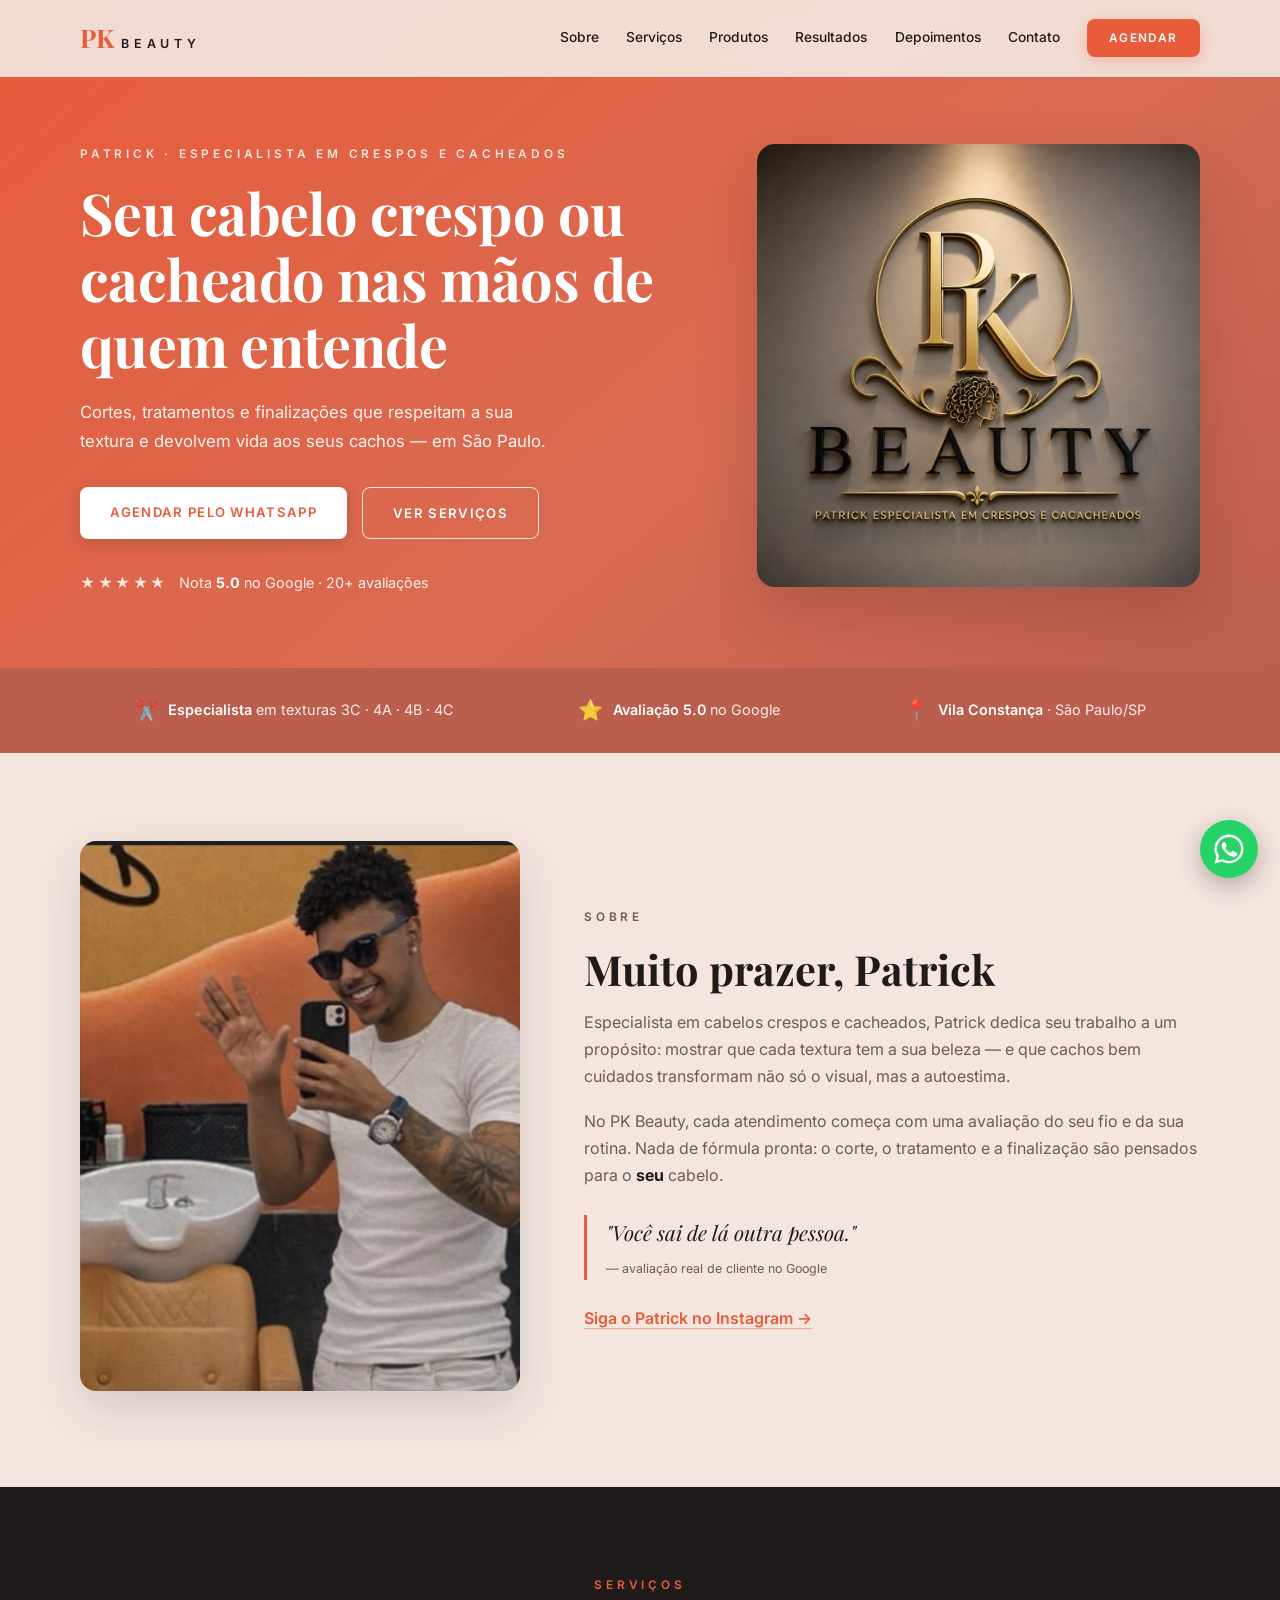
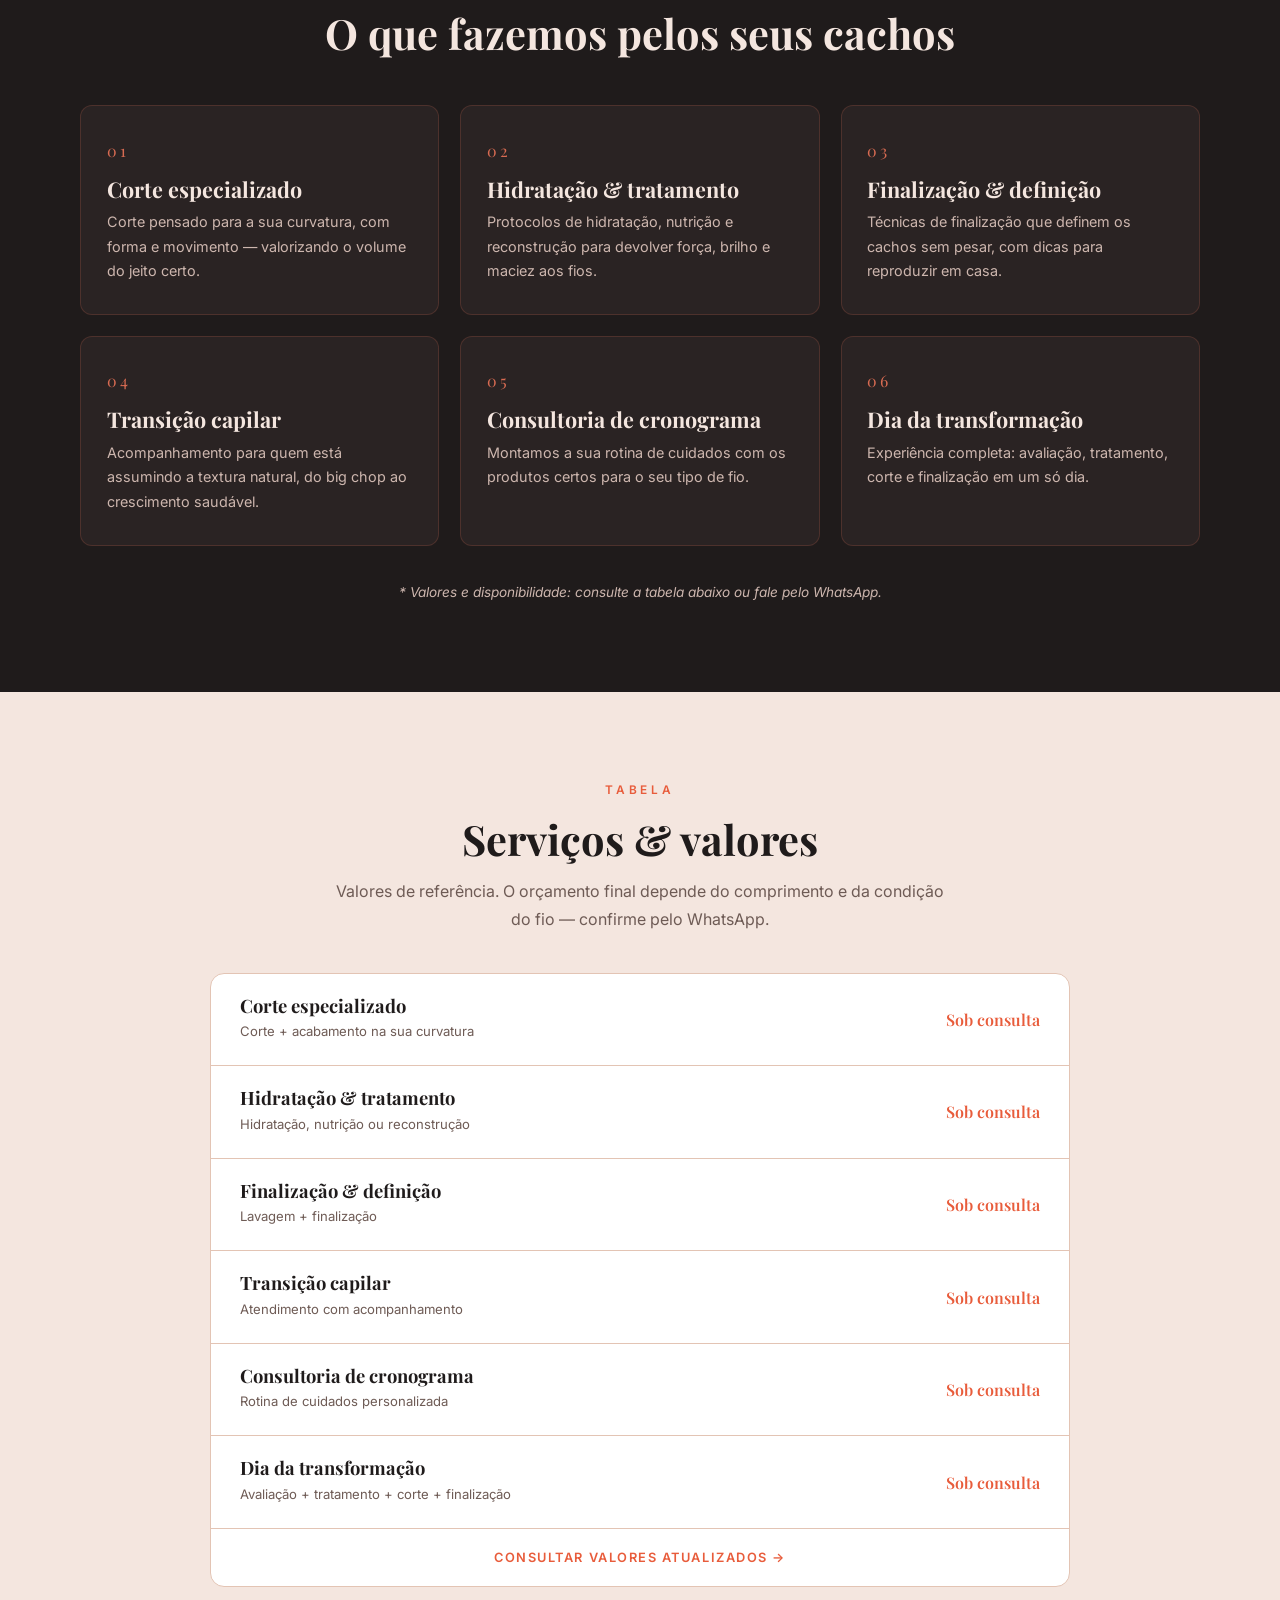
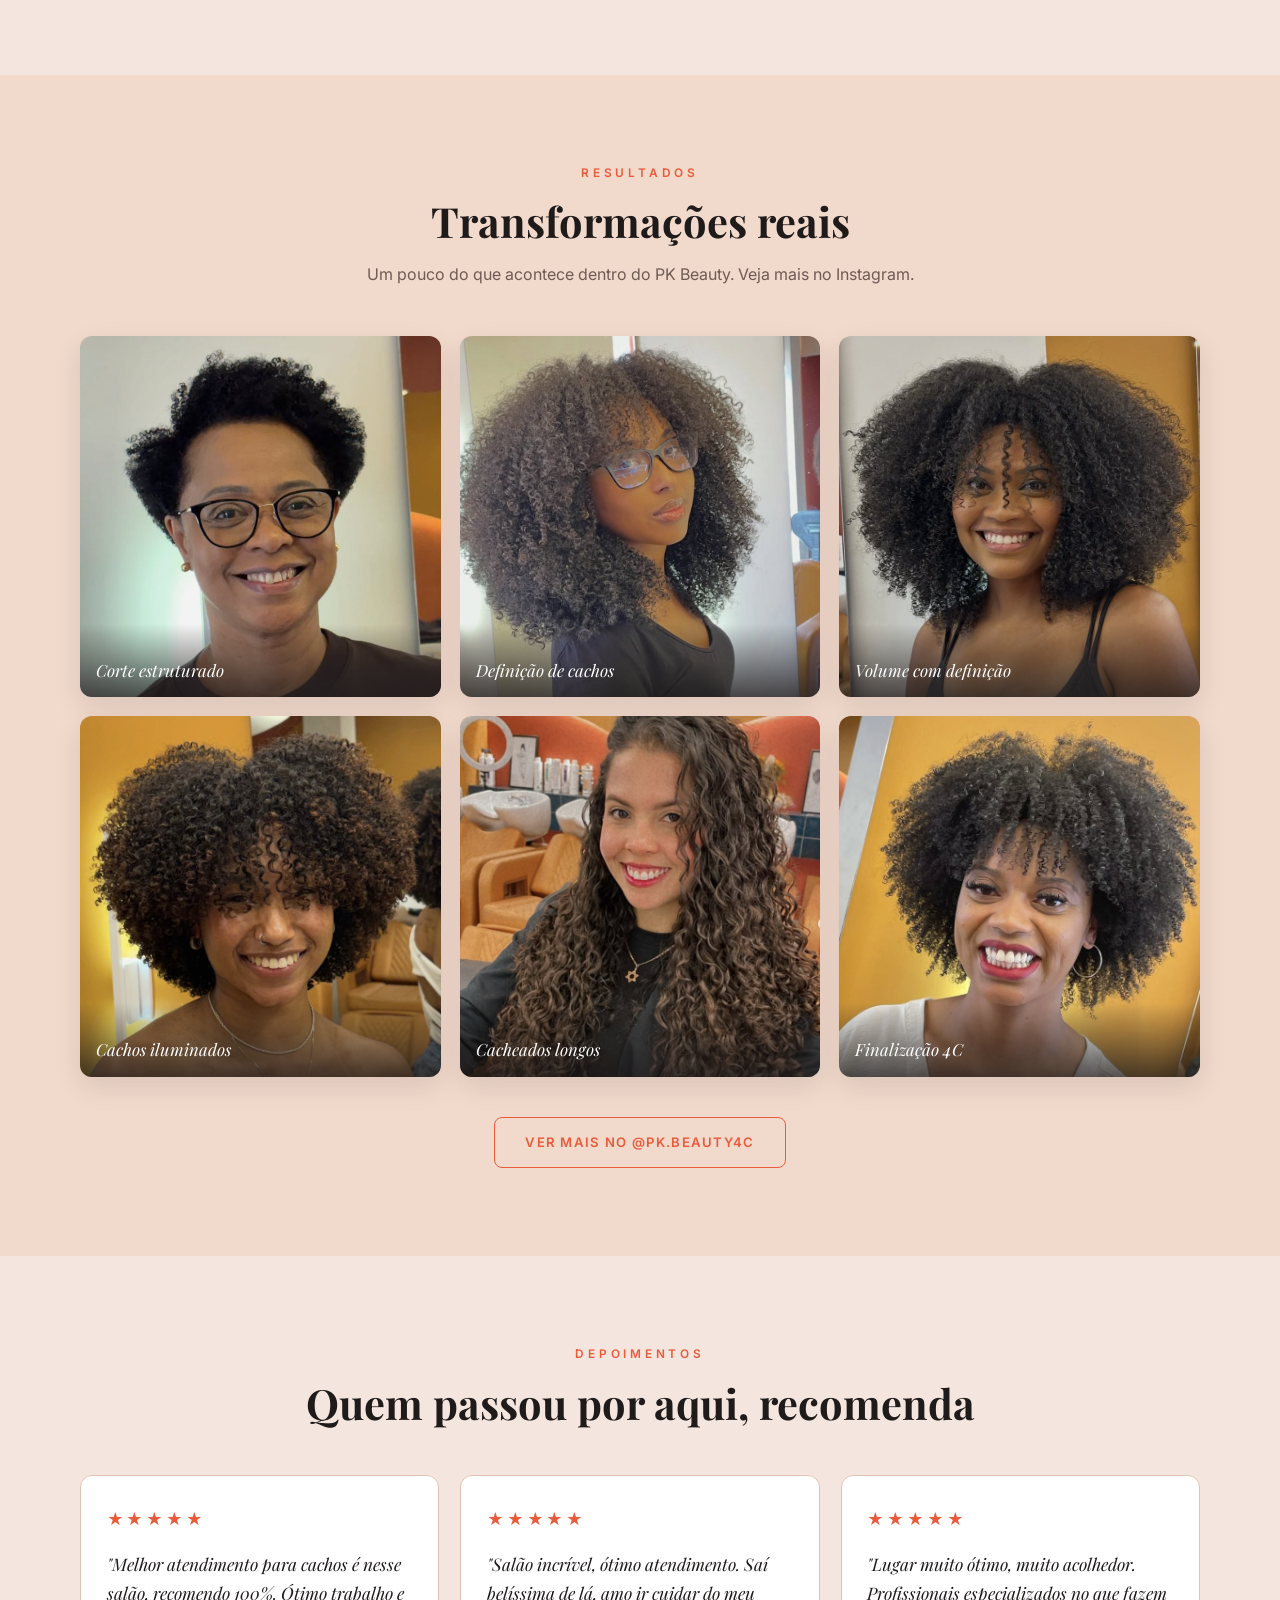
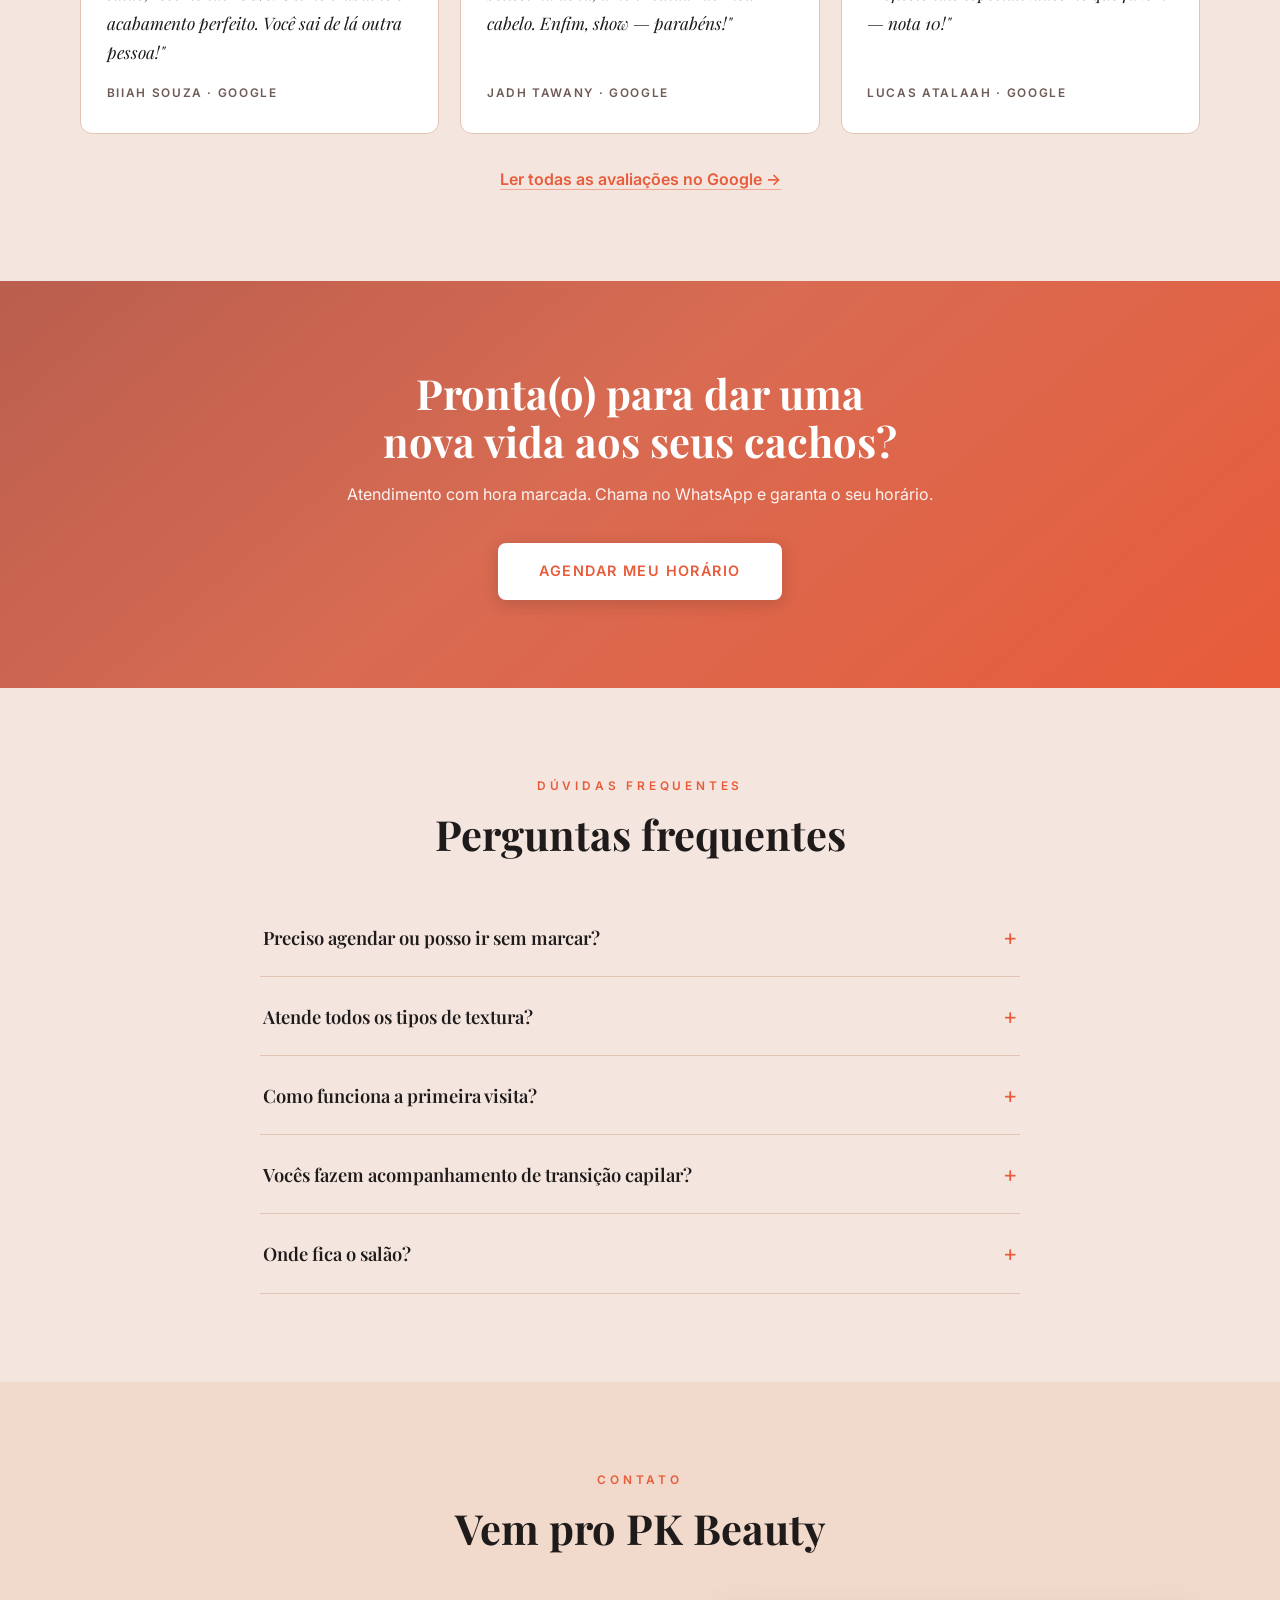
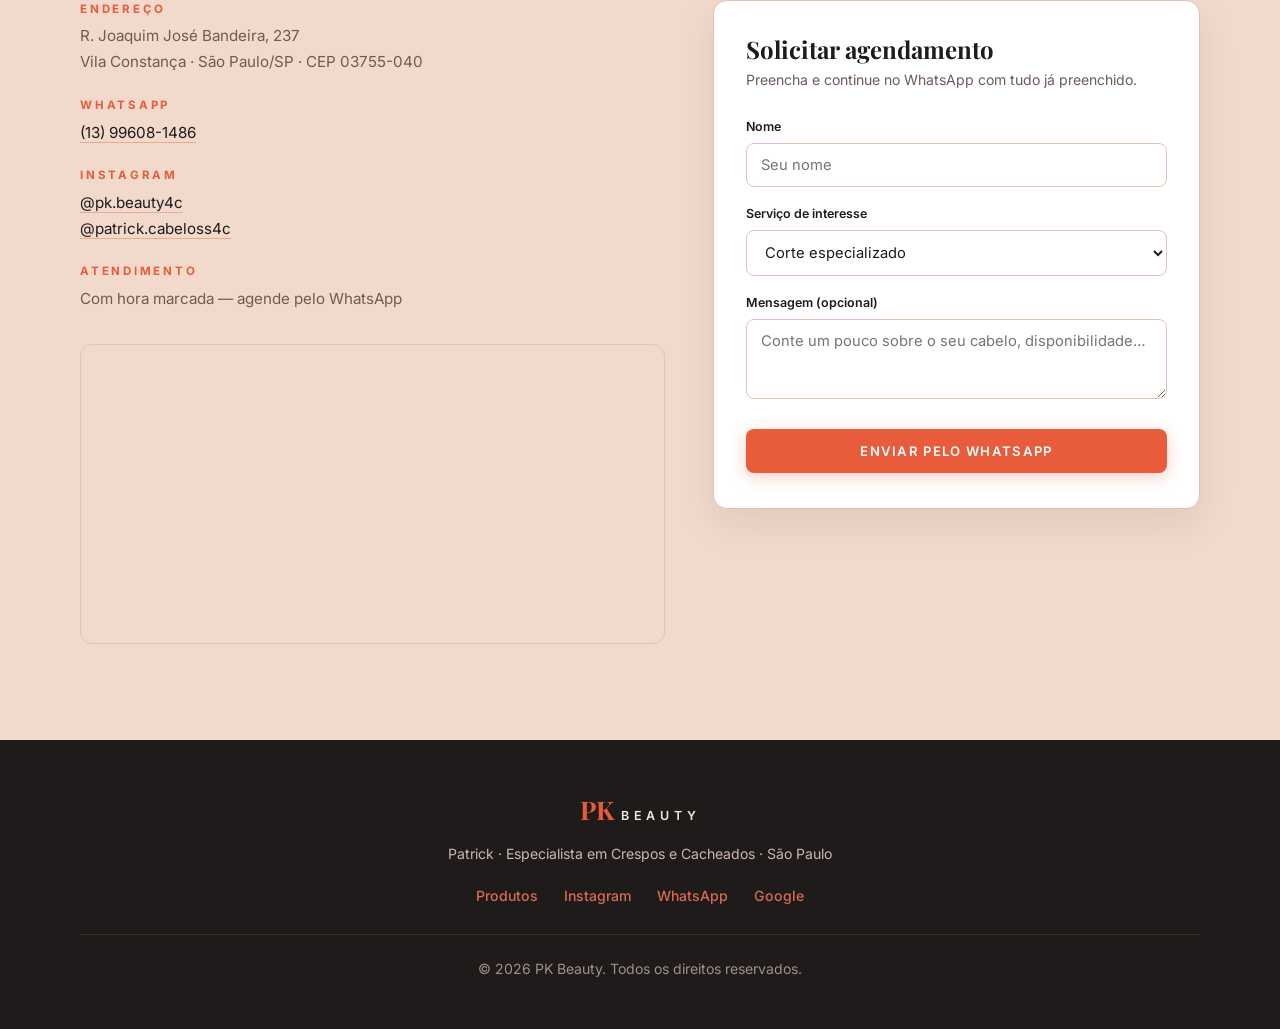
<file: index.html>
<!DOCTYPE html>
<html lang="pt-BR">
<head>
  <meta charset="UTF-8">
  <meta name="viewport" content="width=device-width, initial-scale=1.0">
  <!-- Google Tag Manager -->
  <script async src="https://www.googletagmanager.com/gtm.js?id=GTM-TW9DJJ76"></script>
  <script>
    window.dataLayer = window.dataLayer || [];
    function gtag(){dataLayer.push(arguments);}
    gtag('js', new Date());
  </script>
  <!-- End Google Tag Manager -->
  <title>PK Beauty — Patrick Especialista em Crespos e Cacheados | São Paulo</title>
  <meta name="description" content="PK Beauty — Patrick, especialista em cabelos crespos e cacheados (4C) em São Paulo. Cortes, tratamentos e finalização para valorizar seus cachos. Agende pelo WhatsApp.">
  <meta property="og:title" content="PK Beauty — Especialista em Crespos e Cacheados">
  <meta property="og:description" content="Seu cabelo crespo ou cacheado nas mãos de quem entende. Nota 5.0 no Google. Agende pelo WhatsApp.">
  <meta property="og:type" content="website">
  <link rel="icon" type="image/png" sizes="48x48" href="assets/favicon.png">
  <link rel="icon" type="image/png" sizes="32x32" href="assets/favicon-32.png">
  <link rel="apple-touch-icon" href="assets/apple-touch-icon.png">
  <link rel="preconnect" href="https://fonts.googleapis.com">
  <link rel="preconnect" href="https://fonts.gstatic.com" crossorigin>
  <link href="https://fonts.googleapis.com/css2?family=Playfair+Display:ital,wght@0,500;0,600;0,700;1,500&family=Inter:wght@400;500;600;700&display=swap" rel="stylesheet">
  <link rel="stylesheet" href="styles.css">
</head>
<body>

  <!-- ===== NAVBAR ===== -->
  <header class="navbar" id="navbar">
    <div class="container nav-inner">
      <a href="#inicio" class="nav-logo">
        <span class="nav-monogram">PK</span>
        <span class="nav-name">BEAUTY</span>
      </a>
      <nav class="nav-links" id="navLinks">
        <a href="#sobre">Sobre</a>
        <a href="#servicos">Serviços</a>
        <a href="produtos.html">Produtos</a>
        <a href="#resultados">Resultados</a>
        <a href="#depoimentos">Depoimentos</a>
        <a href="#contato">Contato</a>
        <a href="https://wa.me/5513996081486?text=Ol%C3%A1%2C%20Patrick!%20Quero%20agendar%20um%20hor%C3%A1rio%20no%20PK%20Beauty%20%E2%9C%A8" class="btn btn-gold nav-cta" target="_blank" rel="noopener">Agendar</a>
      </nav>
      <div class="nav-mobile-actions">
        <a href="https://wa.me/5513996081486?text=Ol%C3%A1%2C%20Patrick!%20Quero%20agendar%20um%20hor%C3%A1rio%20no%20PK%20Beauty%20%E2%9C%A8" class="btn btn-gold nav-cta-mobile" target="_blank" rel="noopener">Agendar</a>
        <button class="nav-toggle" id="navToggle" aria-label="Abrir menu">
          <span></span><span></span><span></span>
        </button>
      </div>
    </div>
  </header>

  <!-- ===== HERO ===== -->
  <section class="hero" id="inicio">
    <div class="container hero-grid">
      <div class="hero-text">
        <p class="section-kicker">Patrick · Especialista em Crespos e Cacheados</p>
        <h1>Seu cabelo crespo ou cacheado nas mãos de quem entende</h1>
        <p class="hero-sub">Cortes, tratamentos e finalizações que respeitam a sua textura e devolvem vida aos seus cachos — em São Paulo.</p>
        <div class="hero-ctas">
          <a href="https://wa.me/5513996081486?text=Ol%C3%A1%2C%20Patrick!%20Quero%20agendar%20um%20hor%C3%A1rio%20no%20PK%20Beauty%20%E2%9C%A8" class="btn btn-gold" target="_blank" rel="noopener">Agendar pelo WhatsApp</a>
          <a href="#servicos" class="btn btn-outline">Ver serviços</a>
        </div>
        <div class="hero-rating">
          <span class="stars">★★★★★</span>
          <span>Nota <strong>5.0</strong> no Google · 20+ avaliações</span>
        </div>
      </div>
      <div class="hero-media">
        <img src="assets/logo.jpg" alt="Logo do PK Beauty em dourado — Patrick, especialista em crespos e cacheados">
      </div>
    </div>
  </section>

  <!-- ===== FAIXA DE DESTAQUES ===== -->
  <section class="highlights">
    <div class="container highlights-grid">
      <div class="highlight">
        <span class="highlight-icon">✂️</span>
        <p><strong>Especialista</strong> em texturas 3C · 4A · 4B · 4C</p>
      </div>
      <div class="highlight">
        <span class="highlight-icon">⭐</span>
        <p><strong>Avaliação 5.0</strong> no Google</p>
      </div>
      <div class="highlight">
        <span class="highlight-icon">📍</span>
        <p><strong>Vila Constança</strong> · São Paulo/SP</p>
      </div>
    </div>
  </section>

  <!-- ===== SOBRE ===== -->
  <section class="section" id="sobre">
    <div class="container about-grid">
      <div class="about-media">
        <img src="assets/patrick.jpg" alt="Patrick no salão PK Beauty">
      </div>
      <div class="about-text">
        <p class="section-kicker">Sobre</p>
        <h2>Muito prazer, Patrick</h2>
        <p>Especialista em cabelos crespos e cacheados, Patrick dedica seu trabalho a um propósito: mostrar que cada textura tem a sua beleza — e que cachos bem cuidados transformam não só o visual, mas a autoestima.</p>
        <p>No PK Beauty, cada atendimento começa com uma avaliação do seu fio e da sua rotina. Nada de fórmula pronta: o corte, o tratamento e a finalização são pensados para o <strong>seu</strong> cabelo.</p>
        <blockquote>"Você sai de lá outra pessoa."<cite>— avaliação real de cliente no Google</cite></blockquote>
        <a href="https://www.instagram.com/patrick.cabeloss4c/" target="_blank" rel="noopener" class="link-gold">Siga o Patrick no Instagram →</a>
      </div>
    </div>
  </section>

  <!-- ===== SERVIÇOS ===== -->
  <section class="section section-dark" id="servicos">
    <div class="container">
      <p class="section-kicker center">Serviços</p>
      <h2 class="center">O que fazemos pelos seus cachos</h2>
      <div class="services-grid">
        <div class="service-card">
          <div class="service-num">01</div>
          <h3>Corte especializado</h3>
          <p>Corte pensado para a sua curvatura, com forma e movimento — valorizando o volume do jeito certo.</p>
        </div>
        <div class="service-card">
          <div class="service-num">02</div>
          <h3>Hidratação &amp; tratamento</h3>
          <p>Protocolos de hidratação, nutrição e reconstrução para devolver força, brilho e maciez aos fios.</p>
        </div>
        <div class="service-card">
          <div class="service-num">03</div>
          <h3>Finalização &amp; definição</h3>
          <p>Técnicas de finalização que definem os cachos sem pesar, com dicas para reproduzir em casa.</p>
        </div>
        <div class="service-card">
          <div class="service-num">04</div>
          <h3>Transição capilar</h3>
          <p>Acompanhamento para quem está assumindo a textura natural, do big chop ao crescimento saudável.</p>
        </div>
        <div class="service-card">
          <div class="service-num">05</div>
          <h3>Consultoria de cronograma</h3>
          <p>Montamos a sua rotina de cuidados com os produtos certos para o seu tipo de fio.</p>
        </div>
        <div class="service-card">
          <div class="service-num">06</div>
          <h3>Dia da transformação</h3>
          <p>Experiência completa: avaliação, tratamento, corte e finalização em um só dia.</p>
        </div>
      </div>
      <p class="services-note">* Valores e disponibilidade: consulte a tabela abaixo ou fale pelo WhatsApp.</p>
    </div>
  </section>

  <!-- ===== TABELA DE VALORES ===== -->
  <section class="section" id="valores">
    <div class="container">
      <p class="section-kicker center">Tabela</p>
      <h2 class="center">Serviços &amp; valores</h2>
      <p class="center section-sub">Valores de referência. O orçamento final depende do comprimento e da condição do fio — confirme pelo WhatsApp.</p>
      <div class="price-table">
        <div class="price-row">
          <div><h4>Corte especializado</h4><small>Corte + acabamento na sua curvatura</small></div>
          <span class="price">Sob consulta</span>
        </div>
        <div class="price-row">
          <div><h4>Hidratação &amp; tratamento</h4><small>Hidratação, nutrição ou reconstrução</small></div>
          <span class="price">Sob consulta</span>
        </div>
        <div class="price-row">
          <div><h4>Finalização &amp; definição</h4><small>Lavagem + finalização</small></div>
          <span class="price">Sob consulta</span>
        </div>
        <div class="price-row">
          <div><h4>Transição capilar</h4><small>Atendimento com acompanhamento</small></div>
          <span class="price">Sob consulta</span>
        </div>
        <div class="price-row">
          <div><h4>Consultoria de cronograma</h4><small>Rotina de cuidados personalizada</small></div>
          <span class="price">Sob consulta</span>
        </div>
        <div class="price-row">
          <div><h4>Dia da transformação</h4><small>Avaliação + tratamento + corte + finalização</small></div>
          <span class="price">Sob consulta</span>
        </div>
        <a class="price-cta" href="https://wa.me/5513996081486?text=Ol%C3%A1%2C%20Patrick!%20Pode%20me%20passar%20os%20valores%20atualizados%20dos%20servi%C3%A7os%3F" target="_blank" rel="noopener">Consultar valores atualizados →</a>
      </div>
    </div>
  </section>

  <!-- ===== RESULTADOS / GALERIA ===== -->
  <section class="section section-cream" id="resultados">
    <div class="container">
      <p class="section-kicker center">Resultados</p>
      <h2 class="center">Transformações reais</h2>
      <p class="center section-sub">Um pouco do que acontece dentro do PK Beauty. Veja mais no Instagram.</p>
      <div class="gallery-grid">
        <div class="gallery-item"><img src="assets/galeria-corte.jpg" alt="Cliente sorrindo com corte 4C estruturado curto"><span class="gallery-label">Corte estruturado</span></div>
        <div class="gallery-item"><img src="assets/galeria-definicao.jpg" alt="Cliente de perfil com cachos definidos e volumosos"><span class="gallery-label">Definição de cachos</span></div>
        <div class="gallery-item"><img src="assets/galeria-volume.jpg" alt="Cliente sorrindo com afro volumoso e definido"><span class="gallery-label">Volume com definição</span></div>
        <div class="gallery-item"><img src="assets/galeria-iluminado.jpg" alt="Cliente com cachos iluminados e franja definida"><span class="gallery-label">Cachos iluminados</span></div>
        <div class="gallery-item"><img src="assets/galeria-longos.jpg" alt="Cliente com cabelo cacheado longo e brilhoso"><span class="gallery-label">Cacheados longos</span></div>
        <div class="gallery-item"><img src="assets/galeria-finalizacao.jpg" alt="Cliente sorrindo com finalização 4C impecável"><span class="gallery-label">Finalização 4C</span></div>
      </div>
      <div class="center" style="margin-top: 2.5rem;">
        <a href="https://www.instagram.com/pk.beauty4c/" target="_blank" rel="noopener" class="btn btn-outline">Ver mais no @pk.beauty4c</a>
      </div>
    </div>
  </section>

  <!-- ===== DEPOIMENTOS ===== -->
  <section class="section" id="depoimentos">
    <div class="container">
      <p class="section-kicker center">Depoimentos</p>
      <h2 class="center">Quem passou por aqui, recomenda</h2>
      <div class="testimonials-grid">
        <div class="testimonial">
          <span class="stars">★★★★★</span>
          <p>"Melhor atendimento para cachos é nesse salão, recomendo 100%. Ótimo trabalho e acabamento perfeito. Você sai de lá outra pessoa!"</p>
          <cite>Biiah Souza · Google</cite>
        </div>
        <div class="testimonial">
          <span class="stars">★★★★★</span>
          <p>"Salão incrível, ótimo atendimento. Saí belíssima de lá, amo ir cuidar do meu cabelo. Enfim, show — parabéns!"</p>
          <cite>Jadh Tawany · Google</cite>
        </div>
        <div class="testimonial">
          <span class="stars">★★★★★</span>
          <p>"Lugar muito ótimo, muito acolhedor. Profissionais especializados no que fazem — nota 10!"</p>
          <cite>Lucas Atalaah · Google</cite>
        </div>
      </div>
      <p class="center" style="margin-top: 2rem;">
        <a class="link-gold" href="https://www.google.com/maps/place/PK.beauty+%2F+Patrick+Especialista/@-23.509186,-46.5026546,17z/data=!3m1!4b1!4m6!3m5!1s0x94ce610077c08e39:0xf38ff911dcfabe33!8m2!3d-23.509186!4d-46.5026546!16s%2Fg%2F11njfc9j4w" target="_blank" rel="noopener">Ler todas as avaliações no Google →</a>
      </p>
    </div>
  </section>

  <!-- ===== CTA FINAL ===== -->
  <section class="cta-final">
    <div class="container center">
      <h2>Pronta(o) para dar uma<br>nova vida aos seus cachos?</h2>
      <p>Atendimento com hora marcada. Chama no WhatsApp e garanta o seu horário.</p>
      <a href="https://wa.me/5513996081486?text=Ol%C3%A1%2C%20Patrick!%20Quero%20agendar%20um%20hor%C3%A1rio%20no%20PK%20Beauty%20%E2%9C%A8" class="btn btn-gold btn-lg" target="_blank" rel="noopener">Agendar meu horário</a>
    </div>
  </section>

  <!-- ===== FAQ ===== -->
  <section class="section" id="faq">
    <div class="container container-narrow">
      <p class="section-kicker center">Dúvidas frequentes</p>
      <h2 class="center">Perguntas frequentes</h2>
      <div class="faq-list">
        <details class="faq-item">
          <summary>Preciso agendar ou posso ir sem marcar?<span class="faq-icon">+</span></summary>
          <p>O atendimento é com hora marcada, para que cada cliente receba atenção total. É só chamar no WhatsApp e escolher o melhor horário.</p>
        </details>
        <details class="faq-item">
          <summary>Atende todos os tipos de textura?<span class="faq-icon">+</span></summary>
          <p>Sim! A especialidade da casa são os crespos e cacheados — das curvaturas 3C à 4C — mas cabelos ondulados também são muito bem-vindos.</p>
        </details>
        <details class="faq-item">
          <summary>Como funciona a primeira visita?<span class="faq-icon">+</span></summary>
          <p>Tudo começa com uma avaliação do seu fio e uma conversa sobre a sua rotina. A partir daí, o Patrick monta o plano ideal de corte, tratamento e finalização para o seu cabelo.</p>
        </details>
        <details class="faq-item">
          <summary>Vocês fazem acompanhamento de transição capilar?<span class="faq-icon">+</span></summary>
          <p>Sim, do big chop ao crescimento saudável. Você recebe acompanhamento e um cronograma de cuidados para cada fase da transição.</p>
        </details>
        <details class="faq-item">
          <summary>Onde fica o salão?<span class="faq-icon">+</span></summary>
          <p>Na R. Joaquim José Bandeira, 237 — Vila Constança, São Paulo/SP. O mapa está na seção de contato logo abaixo.</p>
        </details>
      </div>
    </div>
  </section>

  <!-- ===== CONTATO / LOCALIZAÇÃO ===== -->
  <section class="section section-cream" id="contato">
    <div class="container">
      <p class="section-kicker center">Contato</p>
      <h2 class="center">Vem pro PK Beauty</h2>
      <div class="contact-grid">
        <div class="contact-info">
          <ul class="contact-list">
            <li>
              <strong>Endereço</strong>
              R. Joaquim José Bandeira, 237<br>Vila Constança · São Paulo/SP · CEP 03755-040
            </li>
            <li>
              <strong>WhatsApp</strong>
              <a href="https://wa.me/5513996081486" target="_blank" rel="noopener">(13) 99608-1486</a>
            </li>
            <li>
              <strong>Instagram</strong>
              <a href="https://www.instagram.com/pk.beauty4c/" target="_blank" rel="noopener">@pk.beauty4c</a><br>
              <a href="https://www.instagram.com/patrick.cabeloss4c/" target="_blank" rel="noopener">@patrick.cabeloss4c</a>
            </li>
            <li>
              <strong>Atendimento</strong>
              Com hora marcada — agende pelo WhatsApp
            </li>
          </ul>
          <div class="contact-map">
            <iframe
              title="Mapa — PK Beauty, R. Joaquim José Bandeira, 237, Vila Constança, São Paulo"
              src="https://www.google.com/maps?q=R.+Joaquim+Jos%C3%A9+Bandeira,+237+-+Vila+Constanca,+S%C3%A3o+Paulo+-+SP,+03755-040&output=embed"
              loading="lazy" referrerpolicy="no-referrer-when-downgrade" allowfullscreen></iframe>
          </div>
        </div>
        <form class="booking-card" id="bookingForm">
          <h3>Solicitar agendamento</h3>
          <p class="booking-sub">Preencha e continue no WhatsApp com tudo já preenchido.</p>
          <label for="bkName">Nome</label>
          <input type="text" id="bkName" name="nome" placeholder="Seu nome" autocomplete="name">
          <label for="bkService">Serviço de interesse</label>
          <select id="bkService" name="servico">
            <option>Corte especializado</option>
            <option>Hidratação &amp; tratamento</option>
            <option>Finalização &amp; definição</option>
            <option>Transição capilar</option>
            <option>Consultoria de cronograma</option>
            <option>Dia da transformação</option>
            <option>Ainda não sei — quero uma avaliação</option>
          </select>
          <label for="bkMsg">Mensagem (opcional)</label>
          <textarea id="bkMsg" name="mensagem" rows="3" placeholder="Conte um pouco sobre o seu cabelo, disponibilidade…"></textarea>
          <button type="submit" class="btn btn-gold btn-block">Enviar pelo WhatsApp</button>
        </form>
      </div>
    </div>
  </section>

  <!-- ===== FOOTER ===== -->
  <footer class="footer">
    <div class="container footer-inner">
      <div class="footer-brand">
        <span class="nav-monogram">PK</span>
        <span class="nav-name">BEAUTY</span>
      </div>
      <p>Patrick · Especialista em Crespos e Cacheados · São Paulo</p>
      <nav class="footer-links">
        <a href="produtos.html">Produtos</a>
        <a href="https://www.instagram.com/pk.beauty4c/" target="_blank" rel="noopener">Instagram</a>
        <a href="https://wa.me/5513996081486" target="_blank" rel="noopener">WhatsApp</a>
        <a href="https://www.google.com/maps/place/PK.beauty+%2F+Patrick+Especialista/@-23.509186,-46.5026546,17z/data=!3m1!4b1!4m6!3m5!1s0x94ce610077c08e39:0xf38ff911dcfabe33!8m2!3d-23.509186!4d-46.5026546!16s%2Fg%2F11njfc9j4w" target="_blank" rel="noopener">Google</a>
      </nav>
      <p class="footer-copy">© <span id="year"></span> PK Beauty. Todos os direitos reservados.</p>
    </div>
  </footer>

  <!-- ===== BOTÃO FLUTUANTE WHATSAPP ===== -->
  <a href="https://wa.me/5513996081486?text=Ol%C3%A1%2C%20Patrick!%20Quero%20agendar%20um%20hor%C3%A1rio%20no%20PK%20Beauty%20%E2%9C%A8"
     class="whatsapp-float" target="_blank" rel="noopener" aria-label="Conversar no WhatsApp">
    <svg viewBox="0 0 32 32" width="30" height="30" fill="#fff" xmlns="http://www.w3.org/2000/svg">
      <path d="M16 .5C7.4.5.5 7.4.5 16c0 2.7.7 5.4 2 7.7L.6 31.5l8-2.1c2.3 1.2 4.8 1.9 7.4 1.9 8.6 0 15.5-6.9 15.5-15.5S24.6.5 16 .5zm0 28.3c-2.3 0-4.6-.6-6.6-1.8l-.5-.3-4.7 1.2 1.3-4.6-.3-.5c-1.3-2-2-4.4-2-6.8C3.2 8.9 8.9 3.2 16 3.2S28.8 8.9 28.8 16 23.1 28.8 16 28.8zm7-9.6c-.4-.2-2.3-1.1-2.6-1.2-.4-.1-.6-.2-.9.2-.3.4-1 1.2-1.2 1.5-.2.3-.4.3-.8.1-.4-.2-1.6-.6-3.1-1.9-1.1-1-1.9-2.2-2.1-2.6-.2-.4 0-.6.2-.8.2-.2.4-.4.6-.7.2-.2.3-.4.4-.7.1-.3.1-.5 0-.7-.1-.2-.9-2.1-1.2-2.9-.3-.8-.6-.7-.9-.7h-.8c-.3 0-.7.1-1.1.5-.4.4-1.4 1.4-1.4 3.4s1.5 3.9 1.7 4.2c.2.3 2.9 4.5 7.1 6.3 1 .4 1.8.7 2.4.9 1 .3 1.9.3 2.6.2.8-.1 2.3-1 2.7-1.9.3-.9.3-1.7.2-1.9-.1-.2-.3-.3-.7-.5z"/>
    </svg>
  </a>

  <script src="script.js"></script>
</body>
</html>
</file>
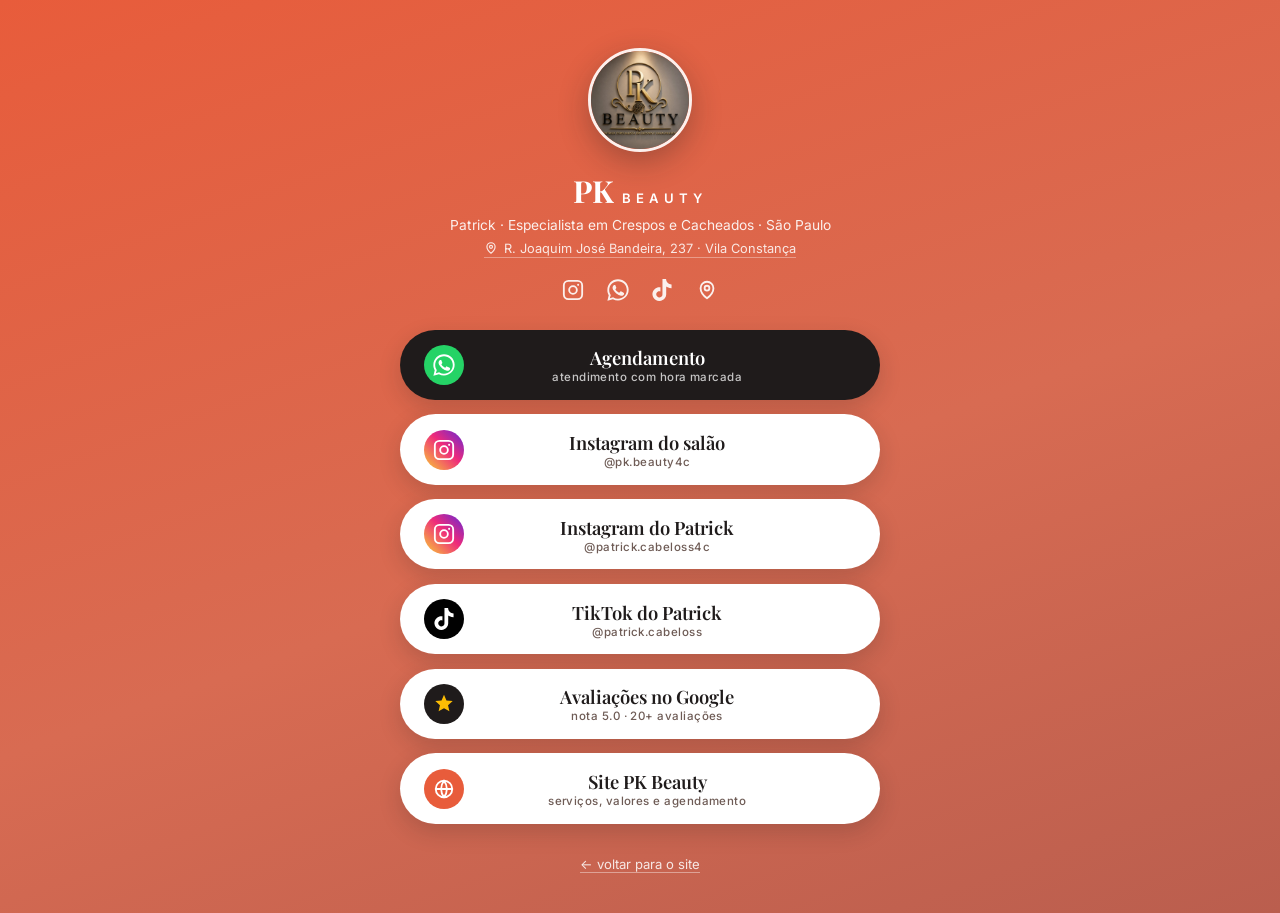
<file: linktree/index.html>
<!DOCTYPE html>
<html lang="pt-BR">
<head>
  <meta charset="UTF-8">
  <meta name="viewport" content="width=device-width, initial-scale=1.0">
  <!-- Google Tag Manager -->
  <script async src="https://www.googletagmanager.com/gtm.js?id=GTM-TW9DJJ76"></script>
  <script>
    window.dataLayer = window.dataLayer || [];
    function gtag(){dataLayer.push(arguments);}
    gtag('js', new Date());
  </script>
  <!-- End Google Tag Manager -->
  <title>PK Beauty — Links</title>
  <meta name="description" content="Todos os links do PK Beauty em um só lugar: agendamento pelo WhatsApp, Instagram, avaliações no Google e o site completo.">
  <meta property="og:title" content="PK Beauty — Links">
  <meta property="og:description" content="Agende pelo WhatsApp, siga no Instagram e conheça o site do PK Beauty.">
  <meta property="og:type" content="website">
  <link rel="icon" type="image/png" sizes="48x48" href="../assets/favicon.png">
  <link rel="icon" type="image/png" sizes="32x32" href="../assets/favicon-32.png">
  <link rel="apple-touch-icon" href="../assets/apple-touch-icon.png">
  <link rel="preconnect" href="https://fonts.googleapis.com">
  <link rel="preconnect" href="https://fonts.gstatic.com" crossorigin>
  <link href="https://fonts.googleapis.com/css2?family=Playfair+Display:ital,wght@0,500;0,600;0,700;1,500&family=Inter:wght@400;500;600;700&display=swap" rel="stylesheet">
  <style>
    :root {
      --gold: #e85c3b;
      --coral: #d86b52;
      --terracotta: #ba5e4e;
      --cream: #f4e6df;
      --ink: #1f1b1b;
      --serif: "Playfair Display", Georgia, serif;
      --sans: "Inter", -apple-system, "Segoe UI", sans-serif;
    }

    * { margin: 0; padding: 0; box-sizing: border-box; }

    body {
      min-height: 100vh;
      background: linear-gradient(160deg, var(--gold) 0%, var(--coral) 55%, var(--terracotta) 100%);
      font-family: var(--sans);
      color: var(--ink);
      display: flex;
      justify-content: center;
      padding: 3rem 1rem 2.5rem;
    }

    .links-page {
      width: min(480px, 100%);
      display: flex;
      flex-direction: column;
      align-items: center;
      text-align: center;
    }

    .avatar {
      width: 104px;
      height: 104px;
      border-radius: 50%;
      object-fit: cover;
      border: 3px solid rgba(255, 255, 255, 0.9);
      box-shadow: 0 10px 30px rgba(31, 27, 27, 0.3);
    }

    .brand {
      margin-top: 1.1rem;
      display: flex;
      align-items: baseline;
      justify-content: center;
      gap: 0.45rem;
    }
    .brand .monogram { font-family: var(--serif); font-size: 1.9rem; font-weight: 700; color: #fff; }
    .brand .name { font-size: 0.82rem; letter-spacing: 0.38em; color: #fff; font-weight: 600; }

    .tagline {
      margin-top: 0.4rem;
      font-size: 0.86rem;
      color: rgba(255, 255, 255, 0.9);
    }

    .address {
      margin-top: 0.5rem;
      display: inline-flex;
      align-items: center;
      gap: 0.35rem;
      font-size: 0.8rem;
      color: rgba(255, 255, 255, 0.85);
      text-decoration: none;
      border-bottom: 1px solid rgba(255, 255, 255, 0.35);
      padding-bottom: 1px;
      transition: color 0.2s, border-color 0.2s;
    }
    .address:hover { color: #fff; border-color: #fff; }
    .address svg { width: 14px; height: 14px; flex-shrink: 0; }

    .social-row {
      display: flex;
      gap: 1.4rem;
      margin: 1.3rem 0 1.8rem;
    }
    .social-row a {
      color: #fff;
      opacity: 0.9;
      transition: opacity 0.2s, transform 0.2s;
      display: flex;
    }
    .social-row a:hover { opacity: 1; transform: translateY(-2px); }
    .social-row svg { width: 22px; height: 22px; }

    .pill-list {
      width: 100%;
      display: flex;
      flex-direction: column;
      gap: 0.9rem;
    }

    .pill {
      display: flex;
      align-items: center;
      gap: 0.9rem;
      background: #ffffff;
      border-radius: 999px;
      padding: 0.95rem 1.5rem;
      text-decoration: none;
      color: var(--ink);
      box-shadow: 0 8px 22px rgba(31, 27, 27, 0.18);
      transition: transform 0.2s ease, box-shadow 0.2s ease;
    }
    .pill:hover { transform: translateY(-3px); box-shadow: 0 12px 28px rgba(31, 27, 27, 0.25); }

    .pill-icon {
      width: 40px;
      height: 40px;
      border-radius: 50%;
      flex-shrink: 0;
      display: flex;
      align-items: center;
      justify-content: center;
    }
    .pill-icon svg { width: 22px; height: 22px; }
    .pill-icon.whats { background: #25d366; color: #fff; }
    .pill-icon.insta { background: linear-gradient(45deg, #f9ce34, #ee2a7b 55%, #6228d7); color: #fff; }
    .pill-icon.tiktok { background: #010101; color: #fff; }
    .pill-icon.google { background: var(--ink); color: #fbbc04; }
    .pill-icon.site { background: var(--gold); color: #fff; }

    .pill-label {
      flex: 1;
      text-align: center;
      font-family: var(--serif);
      font-size: 1.15rem;
      font-weight: 600;
      /* compensa o círculo do ícone para o texto ficar opticamente centrado */
      margin-right: 40px;
    }
    .pill-label small {
      display: block;
      font-family: var(--sans);
      font-size: 0.72rem;
      font-weight: 500;
      color: #6e5b55;
      letter-spacing: 0.04em;
    }

    .pill-cta {
      background: var(--ink);
      color: #fff;
    }
    .pill-cta .pill-label small { color: rgba(255, 255, 255, 0.75); }

    .back-link {
      margin-top: 2rem;
      color: rgba(255, 255, 255, 0.85);
      font-size: 0.82rem;
      text-decoration: none;
      border-bottom: 1px solid rgba(255, 255, 255, 0.4);
      transition: color 0.2s, border-color 0.2s;
    }
    .back-link:hover { color: #fff; border-color: #fff; }

    @media (prefers-reduced-motion: no-preference) {
      .links-page { animation: rise 0.6s ease both; }
      @keyframes rise {
        from { opacity: 0; transform: translateY(16px); }
        to { opacity: 1; transform: none; }
      }
    }
  </style>
</head>
<body>

  <main class="links-page">
    <img class="avatar" src="../assets/logo.jpg" alt="Logo do PK Beauty">
    <div class="brand">
      <span class="monogram">PK</span>
      <span class="name">BEAUTY</span>
    </div>
    <p class="tagline">Patrick · Especialista em Crespos e Cacheados · São Paulo</p>
    <a class="address" href="https://www.google.com/maps/place/PK.beauty+%2F+Patrick+Especialista/@-23.509186,-46.5026546,17z/data=!3m1!4b1!4m6!3m5!1s0x94ce610077c08e39:0xf38ff911dcfabe33!8m2!3d-23.509186!4d-46.5026546!16s%2Fg%2F11njfc9j4w" target="_blank" rel="noopener">
      <svg viewBox="0 0 24 24" fill="none" stroke="currentColor" stroke-width="2" stroke-linecap="round" stroke-linejoin="round"><path d="M12 21s-7-5.2-7-11a7 7 0 0 1 14 0c0 5.8-7 11-7 11z"/><circle cx="12" cy="10" r="2.6"/></svg>
      R. Joaquim José Bandeira, 237 · Vila Constança
    </a>

    <div class="social-row">
      <a href="https://www.instagram.com/pk.beauty4c/" target="_blank" rel="noopener" aria-label="Instagram do PK Beauty">
        <svg viewBox="0 0 24 24" fill="none" stroke="currentColor" stroke-width="2" stroke-linecap="round" stroke-linejoin="round"><rect x="2" y="2" width="20" height="20" rx="5"/><circle cx="12" cy="12" r="4.2"/><circle cx="17.6" cy="6.4" r="1.1" fill="currentColor" stroke="none"/></svg>
      </a>
      <a href="https://wa.me/5513996081486" target="_blank" rel="noopener" aria-label="WhatsApp do PK Beauty">
        <svg viewBox="0 0 32 32" fill="currentColor"><path d="M16 .5C7.4.5.5 7.4.5 16c0 2.7.7 5.4 2 7.7L.6 31.5l8-2.1c2.3 1.2 4.8 1.9 7.4 1.9 8.6 0 15.5-6.9 15.5-15.5S24.6.5 16 .5zm0 28.3c-2.3 0-4.6-.6-6.6-1.8l-.5-.3-4.7 1.2 1.3-4.6-.3-.5c-1.3-2-2-4.4-2-6.8C3.2 8.9 8.9 3.2 16 3.2S28.8 8.9 28.8 16 23.1 28.8 16 28.8zm7-9.6c-.4-.2-2.3-1.1-2.6-1.2-.4-.1-.6-.2-.9.2-.3.4-1 1.2-1.2 1.5-.2.3-.4.3-.8.1-.4-.2-1.6-.6-3.1-1.9-1.1-1-1.9-2.2-2.1-2.6-.2-.4 0-.6.2-.8.2-.2.4-.4.6-.7.2-.2.3-.4.4-.7.1-.3.1-.5 0-.7-.1-.2-.9-2.1-1.2-2.9-.3-.8-.6-.7-.9-.7h-.8c-.3 0-.7.1-1.1.5-.4.4-1.4 1.4-1.4 3.4s1.5 3.9 1.7 4.2c.2.3 2.9 4.5 7.1 6.3 1 .4 1.8.7 2.4.9 1 .3 1.9.3 2.6.2.8-.1 2.3-1 2.7-1.9.3-.9.3-1.7.2-1.9-.1-.2-.3-.3-.7-.5z"/></svg>
      </a>
      <a href="https://www.tiktok.com/@patrick.cabeloss" target="_blank" rel="noopener" aria-label="TikTok do Patrick">
        <svg viewBox="0 0 24 24" fill="currentColor"><path d="M12.53.02C13.84 0 15.14.01 16.44 0c.08 1.53.63 3.09 1.75 4.17 1.12 1.11 2.7 1.62 4.24 1.79v4.03c-1.44-.05-2.89-.35-4.2-.97-.57-.26-1.1-.59-1.62-.93-.01 2.92.01 5.84-.02 8.75-.08 1.4-.54 2.79-1.35 3.94-1.31 1.92-3.58 3.17-5.91 3.21-1.43.08-2.86-.31-4.08-1.03-2.02-1.19-3.44-3.37-3.65-5.71-.02-.5-.03-1-.01-1.49.18-1.9 1.12-3.72 2.58-4.96 1.66-1.44 3.98-2.13 6.15-1.72.02 1.48-.04 2.96-.04 4.44-.99-.32-2.15-.23-3.02.37-.63.41-1.11 1.04-1.36 1.75-.21.51-.15 1.07-.14 1.61.24 1.64 1.82 3.02 3.5 2.87 1.12-.01 2.19-.66 2.77-1.61.19-.33.4-.67.41-1.06.1-1.79.06-3.57.07-5.36.01-4.03-.01-8.05.02-12.07z"/></svg>
      </a>
      <a href="https://www.google.com/maps/place/PK.beauty+%2F+Patrick+Especialista/@-23.509186,-46.5026546,17z/data=!3m1!4b1!4m6!3m5!1s0x94ce610077c08e39:0xf38ff911dcfabe33!8m2!3d-23.509186!4d-46.5026546!16s%2Fg%2F11njfc9j4w" target="_blank" rel="noopener" aria-label="PK Beauty no Google Maps">
        <svg viewBox="0 0 24 24" fill="none" stroke="currentColor" stroke-width="2" stroke-linecap="round" stroke-linejoin="round"><path d="M12 21s-7-5.2-7-11a7 7 0 0 1 14 0c0 5.8-7 11-7 11z"/><circle cx="12" cy="10" r="2.6"/></svg>
      </a>
    </div>

    <nav class="pill-list" aria-label="Links do PK Beauty">
      <a class="pill pill-cta" href="https://wa.me/5513996081486?text=Ol%C3%A1%2C%20Patrick!%20Quero%20agendar%20um%20hor%C3%A1rio%20no%20PK%20Beauty%20%E2%9C%A8" target="_blank" rel="noopener">
        <span class="pill-icon whats">
          <svg viewBox="0 0 32 32" fill="currentColor"><path d="M16 .5C7.4.5.5 7.4.5 16c0 2.7.7 5.4 2 7.7L.6 31.5l8-2.1c2.3 1.2 4.8 1.9 7.4 1.9 8.6 0 15.5-6.9 15.5-15.5S24.6.5 16 .5zm0 28.3c-2.3 0-4.6-.6-6.6-1.8l-.5-.3-4.7 1.2 1.3-4.6-.3-.5c-1.3-2-2-4.4-2-6.8C3.2 8.9 8.9 3.2 16 3.2S28.8 8.9 28.8 16 23.1 28.8 16 28.8zm7-9.6c-.4-.2-2.3-1.1-2.6-1.2-.4-.1-.6-.2-.9.2-.3.4-1 1.2-1.2 1.5-.2.3-.4.3-.8.1-.4-.2-1.6-.6-3.1-1.9-1.1-1-1.9-2.2-2.1-2.6-.2-.4 0-.6.2-.8.2-.2.4-.4.6-.7.2-.2.3-.4.4-.7.1-.3.1-.5 0-.7-.1-.2-.9-2.1-1.2-2.9-.3-.8-.6-.7-.9-.7h-.8c-.3 0-.7.1-1.1.5-.4.4-1.4 1.4-1.4 3.4s1.5 3.9 1.7 4.2c.2.3 2.9 4.5 7.1 6.3 1 .4 1.8.7 2.4.9 1 .3 1.9.3 2.6.2.8-.1 2.3-1 2.7-1.9.3-.9.3-1.7.2-1.9-.1-.2-.3-.3-.7-.5z"/></svg>
        </span>
        <span class="pill-label">Agendamento<small>atendimento com hora marcada</small></span>
      </a>

      <a class="pill" href="https://www.instagram.com/pk.beauty4c/" target="_blank" rel="noopener">
        <span class="pill-icon insta">
          <svg viewBox="0 0 24 24" fill="none" stroke="currentColor" stroke-width="2" stroke-linecap="round" stroke-linejoin="round"><rect x="2" y="2" width="20" height="20" rx="5"/><circle cx="12" cy="12" r="4.2"/><circle cx="17.6" cy="6.4" r="1.1" fill="currentColor" stroke="none"/></svg>
        </span>
        <span class="pill-label">Instagram do salão<small>@pk.beauty4c</small></span>
      </a>

      <a class="pill" href="https://www.instagram.com/patrick.cabeloss4c/" target="_blank" rel="noopener">
        <span class="pill-icon insta">
          <svg viewBox="0 0 24 24" fill="none" stroke="currentColor" stroke-width="2" stroke-linecap="round" stroke-linejoin="round"><rect x="2" y="2" width="20" height="20" rx="5"/><circle cx="12" cy="12" r="4.2"/><circle cx="17.6" cy="6.4" r="1.1" fill="currentColor" stroke="none"/></svg>
        </span>
        <span class="pill-label">Instagram do Patrick<small>@patrick.cabeloss4c</small></span>
      </a>

      <a class="pill" href="https://www.tiktok.com/@patrick.cabeloss" target="_blank" rel="noopener">
        <span class="pill-icon tiktok">
          <svg viewBox="0 0 24 24" fill="currentColor"><path d="M12.53.02C13.84 0 15.14.01 16.44 0c.08 1.53.63 3.09 1.75 4.17 1.12 1.11 2.7 1.62 4.24 1.79v4.03c-1.44-.05-2.89-.35-4.2-.97-.57-.26-1.1-.59-1.62-.93-.01 2.92.01 5.84-.02 8.75-.08 1.4-.54 2.79-1.35 3.94-1.31 1.92-3.58 3.17-5.91 3.21-1.43.08-2.86-.31-4.08-1.03-2.02-1.19-3.44-3.37-3.65-5.71-.02-.5-.03-1-.01-1.49.18-1.9 1.12-3.72 2.58-4.96 1.66-1.44 3.98-2.13 6.15-1.72.02 1.48-.04 2.96-.04 4.44-.99-.32-2.15-.23-3.02.37-.63.41-1.11 1.04-1.36 1.75-.21.51-.15 1.07-.14 1.61.24 1.64 1.82 3.02 3.5 2.87 1.12-.01 2.19-.66 2.77-1.61.19-.33.4-.67.41-1.06.1-1.79.06-3.57.07-5.36.01-4.03-.01-8.05.02-12.07z"/></svg>
        </span>
        <span class="pill-label">TikTok do Patrick<small>@patrick.cabeloss</small></span>
      </a>

      <a class="pill" href="https://www.google.com/maps/place/PK.beauty+%2F+Patrick+Especialista/@-23.509186,-46.5026546,17z/data=!3m1!4b1!4m6!3m5!1s0x94ce610077c08e39:0xf38ff911dcfabe33!8m2!3d-23.509186!4d-46.5026546!16s%2Fg%2F11njfc9j4w" target="_blank" rel="noopener">
        <span class="pill-icon google">
          <svg viewBox="0 0 24 24" fill="currentColor"><path d="M12 2l2.7 6.2 6.8.6-5.1 4.5 1.5 6.7L12 16.5 6.1 20l1.5-6.7L2.5 8.8l6.8-.6z"/></svg>
        </span>
        <span class="pill-label">Avaliações no Google<small>nota 5.0 · 20+ avaliações</small></span>
      </a>

      <a class="pill" href="../">
        <span class="pill-icon site">
          <svg viewBox="0 0 24 24" fill="none" stroke="currentColor" stroke-width="2" stroke-linecap="round" stroke-linejoin="round"><circle cx="12" cy="12" r="9"/><path d="M3 12h18M12 3a14.5 14.5 0 0 1 0 18M12 3a14.5 14.5 0 0 0 0 18"/></svg>
        </span>
        <span class="pill-label">Site PK Beauty<small>serviços, valores e agendamento</small></span>
      </a>

      <!-- Para adicionar mais links (TikTok, Pinterest, Threads…), copie um bloco .pill
           acima e troque o href, o ícone e o texto. -->
    </nav>

    <a class="back-link" href="../">← voltar para o site</a>
  </main>

</body>
</html>
</file>
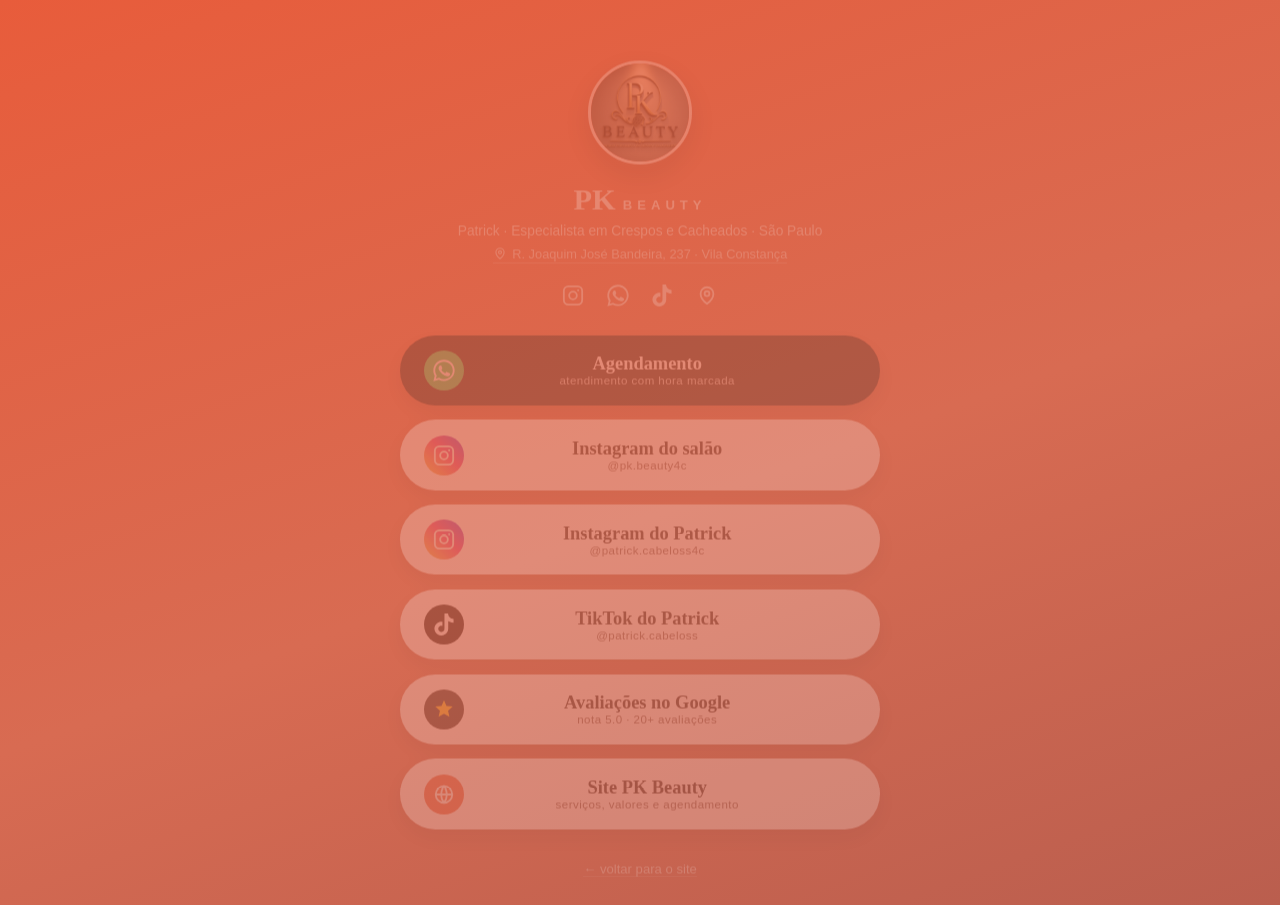
<file: linktree.html>
<!DOCTYPE html>
<html lang="pt-BR">
<head>
  <meta charset="UTF-8">
  <!-- Google Tag Manager -->
  <script async src="https://www.googletagmanager.com/gtm.js?id=GTM-TW9DJJ76"></script>
  <script>
    window.dataLayer = window.dataLayer || [];
    function gtag(){dataLayer.push(arguments);}
    gtag('js', new Date());
  </script>
  <!-- End Google Tag Manager -->
  <meta http-equiv="refresh" content="0; url=./linktree/">
  <link rel="canonical" href="./linktree/">
  <title>PK Beauty — Links</title>
</head>
<body>
  <p>Redirecionando… <a href="./linktree/">Clique aqui se não for redirecionado.</a></p>
</body>
</html>
</file>
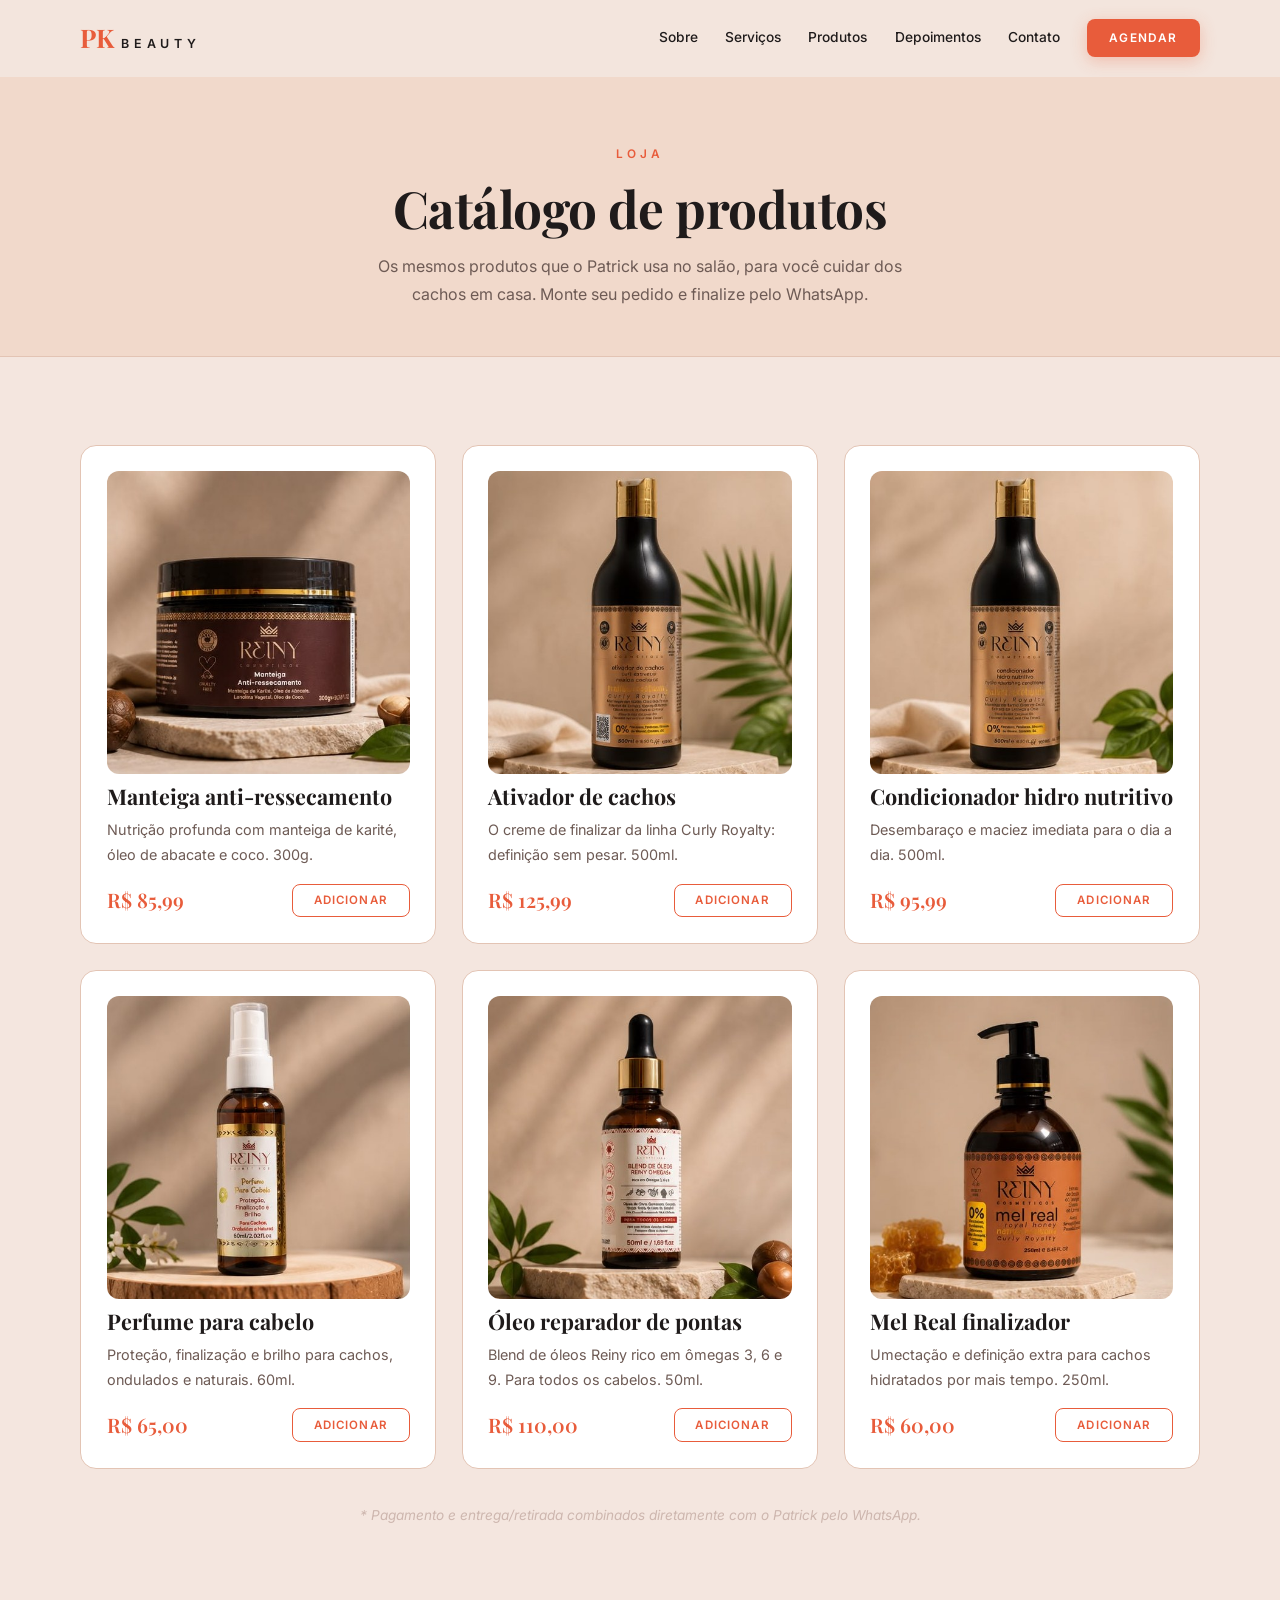
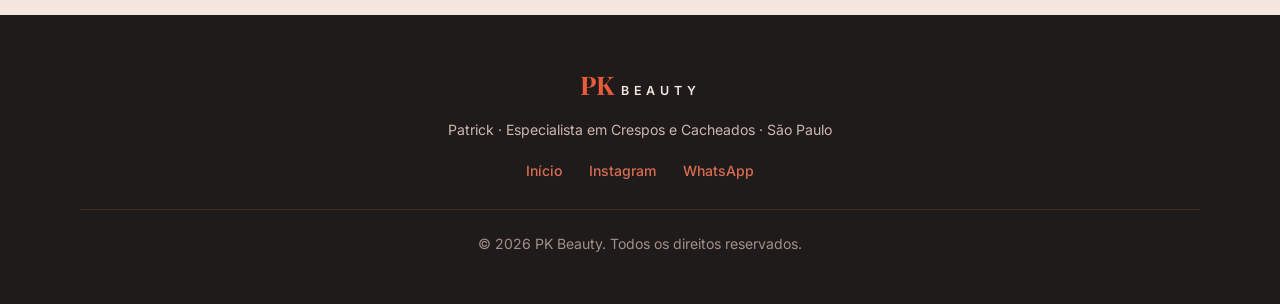
<file: produtos.html>
<!DOCTYPE html>
<html lang="pt-BR">
<head>
  <meta charset="UTF-8">
  <meta name="viewport" content="width=device-width, initial-scale=1.0">
  <!-- Google Tag Manager -->
  <script async src="https://www.googletagmanager.com/gtm.js?id=GTM-TW9DJJ76"></script>
  <script>
    window.dataLayer = window.dataLayer || [];
    function gtag(){dataLayer.push(arguments);}
    gtag('js', new Date());
  </script>
  <!-- End Google Tag Manager -->
  <title>Produtos — PK Beauty | Patrick Especialista em Crespos e Cacheados</title>
  <meta name="description" content="Compre os produtos usados no PK Beauty: shampoo, condicionador, creme de finalizar, óleo reparador e mais. Peça pelo WhatsApp.">
  <link rel="icon" type="image/png" sizes="48x48" href="assets/favicon.png">
  <link rel="icon" type="image/png" sizes="32x32" href="assets/favicon-32.png">
  <link rel="apple-touch-icon" href="assets/apple-touch-icon.png">
  <link rel="preconnect" href="https://fonts.googleapis.com">
  <link rel="preconnect" href="https://fonts.gstatic.com" crossorigin>
  <link href="https://fonts.googleapis.com/css2?family=Playfair+Display:ital,wght@0,500;0,600;0,700;1,500&family=Inter:wght@400;500;600;700&display=swap" rel="stylesheet">
  <link rel="stylesheet" href="styles.css">
</head>
<body>

  <!-- ===== NAVBAR ===== -->
  <header class="navbar" id="navbar">
    <div class="container nav-inner">
      <a href="index.html" class="nav-logo">
        <span class="nav-monogram">PK</span>
        <span class="nav-name">BEAUTY</span>
      </a>
      <nav class="nav-links" id="navLinks">
        <a href="index.html#sobre">Sobre</a>
        <a href="index.html#servicos">Serviços</a>
        <a href="produtos.html" class="nav-active">Produtos</a>
        <a href="index.html#depoimentos">Depoimentos</a>
        <a href="index.html#contato">Contato</a>
        <a href="https://wa.me/5513996081486?text=Ol%C3%A1%2C%20Patrick!%20Quero%20agendar%20um%20hor%C3%A1rio%20no%20PK%20Beauty%20%E2%9C%A8" class="btn btn-gold nav-cta" target="_blank" rel="noopener">Agendar</a>
      </nav>
      <div class="nav-mobile-actions">
        <a href="https://wa.me/5513996081486?text=Ol%C3%A1%2C%20Patrick!%20Quero%20agendar%20um%20hor%C3%A1rio%20no%20PK%20Beauty%20%E2%9C%A8" class="btn btn-gold nav-cta-mobile" target="_blank" rel="noopener">Agendar</a>
        <button class="nav-toggle" id="navToggle" aria-label="Abrir menu">
          <span></span><span></span><span></span>
        </button>
      </div>
    </div>
  </header>

  <!-- ===== CABEÇALHO DA PÁGINA ===== -->
  <section class="page-header">
    <div class="container center">
      <p class="section-kicker">Loja</p>
      <h1>Catálogo de produtos</h1>
      <p class="section-sub">Os mesmos produtos que o Patrick usa no salão, para você cuidar dos cachos em casa. Monte seu pedido e finalize pelo WhatsApp.</p>
    </div>
  </section>

  <!-- ===== PRODUTOS ===== -->
  <section class="section" id="produtos">
    <div class="container">
      <div class="products-grid" id="productsGrid">
        <!-- TROQUE os placeholders por fotos reais: <img src="assets/produto-shampoo.jpg" alt="..."> dentro de .product-media -->
        <div class="product-card" data-name="Manteiga anti-ressecamento" data-price="85.99">
          <div class="product-media"><img src="assets/produto-manteiga.jpg" alt="Manteiga anti-ressecamento REINY, pote de 300g"></div>
          <h3>Manteiga anti-ressecamento</h3>
          <p class="product-desc">Nutrição profunda com manteiga de karité, óleo de abacate e coco. 300g.</p>
          <div class="product-buy">
            <span class="product-price">R$ 85,99</span>
            <button class="btn btn-outline btn-add" type="button">Adicionar</button>
            <div class="qty-stepper" hidden>
              <button class="qty-minus" type="button" aria-label="Diminuir">−</button>
              <span class="qty-value">1</span>
              <button class="qty-plus" type="button" aria-label="Aumentar">+</button>
            </div>
          </div>
        </div>

        <div class="product-card" data-name="Ativador de cachos (creme de finalizar)" data-price="125.99">
          <div class="product-media"><img src="assets/produto-ativador.jpg" alt="Ativador de cachos REINY Curly Royalty, 500ml"></div>
          <h3>Ativador de cachos</h3>
          <p class="product-desc">O creme de finalizar da linha Curly Royalty: definição sem pesar. 500ml.</p>
          <div class="product-buy">
            <span class="product-price">R$ 125,99</span>
            <button class="btn btn-outline btn-add" type="button">Adicionar</button>
            <div class="qty-stepper" hidden>
              <button class="qty-minus" type="button" aria-label="Diminuir">−</button>
              <span class="qty-value">1</span>
              <button class="qty-plus" type="button" aria-label="Aumentar">+</button>
            </div>
          </div>
        </div>

        <div class="product-card" data-name="Condicionador hidro nutritivo" data-price="95.99">
          <div class="product-media"><img src="assets/produto-condicionador.jpg" alt="Condicionador hidro nutritivo REINY Curly Royalty, 500ml"></div>
          <h3>Condicionador hidro nutritivo</h3>
          <p class="product-desc">Desembaraço e maciez imediata para o dia a dia. 500ml.</p>
          <div class="product-buy">
            <span class="product-price">R$ 95,99</span>
            <button class="btn btn-outline btn-add" type="button">Adicionar</button>
            <div class="qty-stepper" hidden>
              <button class="qty-minus" type="button" aria-label="Diminuir">−</button>
              <span class="qty-value">1</span>
              <button class="qty-plus" type="button" aria-label="Aumentar">+</button>
            </div>
          </div>
        </div>

        <div class="product-card" data-name="Perfume para cabelo" data-price="65.00">
          <div class="product-media"><img src="assets/produto-perfume.jpg" alt="Perfume para cabelo REINY, spray de 60ml"></div>
          <h3>Perfume para cabelo</h3>
          <p class="product-desc">Proteção, finalização e brilho para cachos, ondulados e naturais. 60ml.</p>
          <div class="product-buy">
            <span class="product-price">R$ 65,00</span>
            <button class="btn btn-outline btn-add" type="button">Adicionar</button>
            <div class="qty-stepper" hidden>
              <button class="qty-minus" type="button" aria-label="Diminuir">−</button>
              <span class="qty-value">1</span>
              <button class="qty-plus" type="button" aria-label="Aumentar">+</button>
            </div>
          </div>
        </div>

        <div class="product-card" data-name="Óleo reparador de pontas (Blend Reiny Ômegas)" data-price="110.00">
          <div class="product-media"><img src="assets/produto-oleo.jpg" alt="Blend de óleos Reiny Ômegas 3, 6 e 9, conta-gotas de 50ml"></div>
          <h3>Óleo reparador de pontas</h3>
          <p class="product-desc">Blend de óleos Reiny rico em ômegas 3, 6 e 9. Para todos os cabelos. 50ml.</p>
          <div class="product-buy">
            <span class="product-price">R$ 110,00</span>
            <button class="btn btn-outline btn-add" type="button">Adicionar</button>
            <div class="qty-stepper" hidden>
              <button class="qty-minus" type="button" aria-label="Diminuir">−</button>
              <span class="qty-value">1</span>
              <button class="qty-plus" type="button" aria-label="Aumentar">+</button>
            </div>
          </div>
        </div>

        <div class="product-card" data-name="Mel Real finalizador" data-price="60.00">
          <div class="product-media"><img src="assets/produto-mel.jpg" alt="Mel Real REINY, frasco com válvula pump de 250ml"></div>
          <h3>Mel Real finalizador</h3>
          <p class="product-desc">Umectação e definição extra para cachos hidratados por mais tempo. 250ml.</p>
          <div class="product-buy">
            <span class="product-price">R$ 60,00</span>
            <button class="btn btn-outline btn-add" type="button">Adicionar</button>
            <div class="qty-stepper" hidden>
              <button class="qty-minus" type="button" aria-label="Diminuir">−</button>
              <span class="qty-value">1</span>
              <button class="qty-plus" type="button" aria-label="Aumentar">+</button>
            </div>
          </div>
        </div>
      </div>

      <p class="services-note">* Pagamento e entrega/retirada combinados diretamente com o Patrick pelo WhatsApp.</p>
    </div>
  </section>

  <!-- ===== BARRA DO PEDIDO ===== -->
  <div class="cart-bar" id="cartBar" hidden>
    <div class="container cart-bar-inner">
      <div class="cart-summary">
        <strong id="cartCount">0 itens</strong>
        <span id="cartTotal">R$ 0,00</span>
      </div>
      <button class="btn btn-gold" id="cartSend" type="button">Finalizar pedido no WhatsApp</button>
    </div>
  </div>

  <!-- ===== FOOTER ===== -->
  <footer class="footer">
    <div class="container footer-inner">
      <div class="footer-brand">
        <span class="nav-monogram">PK</span>
        <span class="nav-name">BEAUTY</span>
      </div>
      <p>Patrick · Especialista em Crespos e Cacheados · São Paulo</p>
      <nav class="footer-links">
        <a href="index.html">Início</a>
        <a href="https://www.instagram.com/pk.beauty4c/" target="_blank" rel="noopener">Instagram</a>
        <a href="https://wa.me/5513996081486" target="_blank" rel="noopener">WhatsApp</a>
      </nav>
      <p class="footer-copy">© <span id="year"></span> PK Beauty. Todos os direitos reservados.</p>
    </div>
  </footer>

  <script src="script.js"></script>
  <script src="produtos.js"></script>
</body>
</html>
</file>
<file: styles.css>
/* ============ PK BEAUTY — tema claro ============ */
:root {
  --bg: #f4e6df;
  --bg-cream: #f1d9cb;
  --bg-dark: #1f1b1b;
  --bg-dark-card: #2a2323;
  --card: #ffffff;
  --ink: #1f1b1b;
  --muted: #6e5b55;
  --line: #e3c4b4;
  --gold: #e85c3b;
  --gold-strong: #d86b52;
  --terracotta: #ba5e4e;
  --gold-soft: rgba(232, 92, 59, 0.14);
  --cream-text: #f4e6df;
  --serif: "Playfair Display", Georgia, serif;
  --sans: "Inter", -apple-system, "Segoe UI", sans-serif;
}

* { margin: 0; padding: 0; box-sizing: border-box; }

[hidden] { display: none !important; }

html { scroll-behavior: smooth; scroll-padding-top: 84px; }

body {
  background: var(--bg);
  color: var(--ink);
  font-family: var(--sans);
  font-weight: 400;
  line-height: 1.7;
  -webkit-font-smoothing: antialiased;
}

.container { width: min(1120px, 92%); margin: 0 auto; }
.container-narrow { width: min(760px, 92%); }

h1, h2, h3, h4 { font-family: var(--serif); font-weight: 700; line-height: 1.15; color: var(--ink); }
h1 { font-size: clamp(2.3rem, 4.8vw, 3.6rem); letter-spacing: -0.01em; }
h2 { font-size: clamp(1.8rem, 3.6vw, 2.6rem); margin-bottom: 1rem; }

.center { text-align: center; }

.section { padding: 5.5rem 0; }
.section-cream { background: var(--bg-cream); }
.section-dark { background: var(--bg-dark); }
.section-dark h2 { color: var(--cream-text); }
.section-kicker {
  font-size: 0.74rem;
  letter-spacing: 0.32em;
  text-transform: uppercase;
  color: var(--gold);
  margin-bottom: 0.9rem;
  font-weight: 600;
}
.section-sub { color: var(--muted); max-width: 620px; margin: 0 auto 1rem; }

/* ===== Botões ===== */
.btn {
  display: inline-block;
  padding: 0.85rem 1.9rem;
  border-radius: 8px;
  border: none;
  cursor: pointer;
  font-family: var(--sans);
  font-size: 0.82rem;
  font-weight: 600;
  letter-spacing: 0.1em;
  text-transform: uppercase;
  text-decoration: none;
  transition: transform 0.2s ease, box-shadow 0.2s ease, background 0.2s ease;
}
.btn-gold {
  background: var(--gold);
  color: #ffffff;
  box-shadow: 0 4px 16px rgba(232, 92, 59, 0.3);
}
.btn-gold:hover { transform: translateY(-2px); box-shadow: 0 8px 22px rgba(232, 92, 59, 0.4); background: #ba5e4e; }
.btn-outline {
  border: 1px solid var(--gold);
  color: var(--gold);
  background: transparent;
}
.btn-outline:hover { background: var(--gold-soft); transform: translateY(-2px); }
.btn-lg { padding: 1rem 2.6rem; font-size: 0.9rem; }
.btn-block { width: 100%; text-align: center; }

.link-gold {
  color: var(--gold);
  text-decoration: none;
  font-weight: 600;
  border-bottom: 1px solid rgba(232, 92, 59, 0.45);
  transition: border-color 0.2s, color 0.2s;
}
.link-gold:hover { color: var(--gold-strong); border-color: var(--gold-strong); }

/* ===== Navbar ===== */
.navbar {
  position: fixed;
  top: 0; left: 0; right: 0;
  z-index: 100;
  padding: 1rem 0;
  background: rgba(244, 230, 223, 0.92);
  backdrop-filter: blur(12px);
  border-bottom: 1px solid transparent;
  transition: padding 0.3s ease, border-color 0.3s ease, box-shadow 0.3s ease;
}
.navbar.scrolled {
  padding: 0.65rem 0;
  border-color: var(--line);
  box-shadow: 0 2px 18px rgba(31, 27, 27, 0.06);
}
.nav-inner { display: flex; align-items: center; justify-content: space-between; }
.nav-logo { display: flex; align-items: baseline; gap: 0.45rem; text-decoration: none; }
.nav-monogram {
  font-family: var(--serif);
  font-size: 1.6rem;
  font-weight: 700;
  color: var(--gold);
}
.nav-name { font-family: var(--sans); font-size: 0.78rem; letter-spacing: 0.38em; color: var(--ink); font-weight: 600; }
.nav-links { display: flex; align-items: center; gap: 1.7rem; }
.nav-links a:not(.btn) {
  color: var(--ink);
  text-decoration: none;
  font-size: 0.86rem;
  font-weight: 500;
  transition: color 0.2s;
}
.nav-links a:not(.btn):hover { color: var(--gold); }
.nav-cta { padding: 0.55rem 1.4rem; font-size: 0.74rem; }
.nav-toggle { display: none; background: none; border: none; cursor: pointer; flex-direction: column; gap: 5px; padding: 6px; }
.nav-toggle span { display: block; width: 24px; height: 2px; background: var(--ink); transition: 0.3s; }
.nav-mobile-actions { display: none; align-items: center; gap: 0.8rem; }
.nav-cta-mobile { padding: 0.5rem 1.1rem; font-size: 0.72rem; }

/* ===== Hero ===== */
.hero {
  padding: 9rem 0 4.5rem;
  background: linear-gradient(140deg, var(--gold) 0%, var(--gold-strong) 60%, var(--terracotta) 100%);
}
.hero h1 { color: #ffffff; }
.hero .section-kicker { color: var(--cream-text); }
.hero .hero-sub { color: rgba(255, 255, 255, 0.92); }
.hero .btn-gold { background: #ffffff; color: var(--gold); box-shadow: 0 4px 16px rgba(31, 27, 27, 0.18); }
.hero .btn-gold:hover { background: var(--cream-text); box-shadow: 0 8px 22px rgba(31, 27, 27, 0.25); }
.hero .btn-outline { border-color: rgba(255, 255, 255, 0.85); color: #ffffff; }
.hero .btn-outline:hover { background: rgba(255, 255, 255, 0.15); }
.hero .hero-rating { color: rgba(255, 255, 255, 0.88); }
.hero .hero-rating strong { color: #ffffff; }
.hero .stars { color: var(--cream-text); }
.hero-grid {
  display: grid;
  grid-template-columns: 7fr 5fr;
  gap: 3.5rem;
  align-items: center;
}
.hero-sub { color: var(--muted); max-width: 480px; margin: 1.3rem 0 2rem; font-size: 1.05rem; }
.hero-ctas { display: flex; gap: 0.9rem; flex-wrap: wrap; }
.hero-rating {
  margin-top: 2rem;
  display: flex;
  align-items: center;
  gap: 0.7rem;
  color: var(--muted);
  font-size: 0.9rem;
}
.hero-rating strong { color: var(--ink); }
.stars { color: var(--gold); letter-spacing: 0.18em; }
.hero-media img {
  width: 100%;
  aspect-ratio: 1 / 1;
  object-fit: cover;
  border-radius: 18px;
  box-shadow: 0 24px 60px rgba(31, 27, 27, 0.18);
}

/* ===== Destaques ===== */
.highlights { background: var(--terracotta); }
.highlights-grid { display: flex; justify-content: space-around; flex-wrap: wrap; gap: 1rem; padding: 1.6rem 0; }
.highlight { display: flex; align-items: center; gap: 0.6rem; font-size: 0.9rem; color: rgba(255, 255, 255, 0.88); }
.highlight strong { color: #ffffff; font-weight: 600; }
.highlight-icon { font-size: 1.25rem; }

/* ===== Sobre ===== */
.about-grid { display: grid; grid-template-columns: 5fr 7fr; gap: 4rem; align-items: center; }
.about-media img {
  width: 100%;
  aspect-ratio: 4 / 5;
  object-fit: cover;
  object-position: center top;
  border-radius: 16px;
  box-shadow: 0 18px 48px rgba(31, 27, 27, 0.14);
}
.about-text p { margin-bottom: 1.1rem; color: var(--muted); }
.about-text p strong { color: var(--ink); }
.about-text blockquote {
  font-family: var(--serif);
  font-size: 1.3rem;
  font-style: italic;
  color: var(--ink);
  border-left: 3px solid var(--gold);
  padding-left: 1.2rem;
  margin: 1.6rem 0;
}
.about-text blockquote cite { display: block; font-family: var(--sans); font-size: 0.78rem; font-style: normal; color: var(--muted); margin-top: 0.5rem; }

/* ===== Serviços (seção escura) ===== */
.services-grid { display: grid; grid-template-columns: repeat(3, 1fr); gap: 1.3rem; margin-top: 3rem; }
.service-card {
  background: var(--bg-dark-card);
  border: 1px solid rgba(216, 107, 82, 0.2);
  border-radius: 12px;
  padding: 1.9rem 1.6rem;
  transition: transform 0.3s ease, border-color 0.3s ease;
}
.service-card:hover { transform: translateY(-5px); border-color: rgba(216, 107, 82, 0.55); }
.service-num {
  font-family: var(--serif);
  font-size: 1rem;
  color: var(--gold-strong);
  letter-spacing: 0.2em;
  margin-bottom: 0.8rem;
}
.service-card h3 { font-size: 1.35rem; margin-bottom: 0.55rem; color: var(--cream-text); }
.service-card p { font-size: 0.9rem; color: #cdb6ae; }
.services-note { text-align: center; margin-top: 2.2rem; color: #cdb6ae; font-size: 0.85rem; font-style: italic; }

/* ===== Tabela de valores ===== */
.price-table {
  max-width: 860px;
  margin: 2.5rem auto 0;
  background: var(--card);
  border: 1px solid var(--line);
  border-radius: 14px;
  overflow: hidden;
}
.price-row {
  display: flex;
  align-items: center;
  justify-content: space-between;
  gap: 1.5rem;
  padding: 1.3rem 1.8rem;
  border-bottom: 1px solid var(--line);
}
.price-row h4 { font-size: 1.15rem; margin-bottom: 0.1rem; }
.price-row small { color: var(--muted); font-size: 0.82rem; }
.price {
  font-family: var(--serif);
  font-weight: 600;
  color: var(--gold);
  white-space: nowrap;
}
.price-cta {
  display: block;
  text-align: center;
  padding: 1.1rem;
  font-size: 0.8rem;
  font-weight: 600;
  letter-spacing: 0.12em;
  text-transform: uppercase;
  color: var(--gold);
  text-decoration: none;
  transition: background 0.2s;
}
.price-cta:hover { background: var(--gold-soft); }

/* ===== Galeria ===== */
.gallery-grid { display: grid; grid-template-columns: repeat(3, 1fr); gap: 1.2rem; margin-top: 3rem; }
.gallery-item {
  position: relative;
  aspect-ratio: 1 / 1;
  border-radius: 12px;
  overflow: hidden;
  box-shadow: 0 10px 28px rgba(31, 27, 27, 0.1);
}
.gallery-item img { width: 100%; height: 100%; object-fit: cover; display: block; }
.gallery-ph {
  width: 100%; height: 100%;
  background: linear-gradient(160deg, #f2c1ab, #e59c81);
  border: 1px dashed rgba(232, 92, 59, 0.55);
  border-radius: 12px;
}
.gallery-label {
  position: absolute;
  left: 0; right: 0; bottom: 0;
  padding: 2rem 1rem 0.8rem;
  background: linear-gradient(to top, rgba(31, 27, 27, 0.75), transparent);
  color: #fff;
  font-family: var(--serif);
  font-style: italic;
  font-size: 1.05rem;
}

/* ===== Depoimentos ===== */
.testimonials-grid { display: grid; grid-template-columns: repeat(3, 1fr); gap: 1.3rem; margin-top: 3rem; }
.testimonial {
  background: var(--card);
  border: 1px solid var(--line);
  border-radius: 12px;
  padding: 1.9rem 1.6rem;
  display: flex;
  flex-direction: column;
  gap: 1rem;
}
.testimonial p { font-family: var(--serif); font-size: 1.08rem; font-style: italic; color: var(--ink); flex: 1; }
.testimonial cite { font-style: normal; font-size: 0.74rem; color: var(--muted); text-transform: uppercase; letter-spacing: 0.14em; font-weight: 600; }

/* ===== CTA Final ===== */
.cta-final { padding: 5.5rem 0; background: linear-gradient(140deg, var(--terracotta) 0%, var(--gold-strong) 45%, var(--gold) 100%); }
.cta-final h2 { color: #ffffff; }
.cta-final p { color: rgba(255, 255, 255, 0.92); margin: 1rem 0 2.2rem; }
.cta-final .btn-gold { background: #ffffff; color: var(--gold); box-shadow: 0 4px 16px rgba(31, 27, 27, 0.18); }
.cta-final .btn-gold:hover { background: var(--cream-text); box-shadow: 0 8px 22px rgba(31, 27, 27, 0.25); }

/* ===== FAQ ===== */
.faq-list { margin-top: 2.5rem; }
.faq-item { border-bottom: 1px solid var(--line); }
.faq-item summary {
  display: flex;
  align-items: center;
  justify-content: space-between;
  gap: 1rem;
  padding: 1.25rem 0.2rem;
  cursor: pointer;
  list-style: none;
  font-family: var(--serif);
  font-size: 1.15rem;
  font-weight: 600;
}
.faq-item summary::-webkit-details-marker { display: none; }
.faq-icon { color: var(--gold); font-size: 1.4rem; font-family: var(--sans); font-weight: 400; transition: transform 0.25s ease; }
.faq-item[open] .faq-icon { transform: rotate(45deg); }
.faq-item p { padding: 0 0.2rem 1.25rem; color: var(--muted); max-width: 640px; }

/* ===== Contato ===== */
#contato .contact-grid {
  display: grid;
  grid-template-columns: 6fr 5fr;
  gap: 3rem;
  margin-top: 3rem;
  align-items: start;
}
.contact-list { list-style: none; display: flex; flex-direction: column; gap: 1.3rem; }
.contact-list li { color: var(--muted); font-size: 0.95rem; }
.contact-list strong {
  display: block;
  color: var(--gold);
  font-size: 0.72rem;
  text-transform: uppercase;
  letter-spacing: 0.24em;
  margin-bottom: 0.25rem;
  font-weight: 700;
}
.contact-list a { color: var(--ink); text-decoration: none; border-bottom: 1px solid rgba(232, 92, 59, 0.4); }
.contact-list a:hover { color: var(--gold); }
.contact-map { margin-top: 2rem; }
.contact-map iframe {
  width: 100%;
  height: 300px;
  border: 1px solid var(--line);
  border-radius: 12px;
}

/* ===== Formulário de agendamento ===== */
.booking-card {
  background: var(--card);
  border: 1px solid var(--line);
  border-radius: 14px;
  padding: 2.2rem 2rem;
  box-shadow: 0 14px 40px rgba(31, 27, 27, 0.08);
}
.booking-card h3 { font-size: 1.5rem; margin-bottom: 0.3rem; }
.booking-sub { color: var(--muted); font-size: 0.88rem; margin-bottom: 1.5rem; }
.booking-card label {
  display: block;
  font-size: 0.78rem;
  font-weight: 600;
  margin: 1rem 0 0.35rem;
  color: var(--ink);
}
.booking-card input,
.booking-card select,
.booking-card textarea {
  width: 100%;
  padding: 0.75rem 0.9rem;
  border: 1px solid var(--line);
  border-radius: 8px;
  background: #fff;
  font-family: var(--sans);
  font-size: 0.92rem;
  color: var(--ink);
  transition: border-color 0.2s, box-shadow 0.2s;
}
.booking-card input:focus,
.booking-card select:focus,
.booking-card textarea:focus {
  outline: none;
  border-color: var(--gold);
  box-shadow: 0 0 0 3px var(--gold-soft);
}
.booking-card textarea { resize: vertical; }
.booking-card .btn { margin-top: 1.4rem; }

/* ===== Footer ===== */
.footer { background: var(--bg-dark); padding: 3rem 0; text-align: center; }
.footer-brand { display: flex; align-items: baseline; justify-content: center; gap: 0.45rem; margin-bottom: 0.7rem; }
.footer .nav-name { color: var(--cream-text); }
.footer p { color: #cdb6ae; font-size: 0.88rem; }
.footer-links { display: flex; justify-content: center; gap: 1.6rem; margin: 1.1rem 0 1.6rem; }
.footer-links a { color: var(--gold-strong); text-decoration: none; font-size: 0.88rem; font-weight: 500; }
.footer-links a:hover { text-decoration: underline; }
.footer-copy { border-top: 1px solid rgba(216, 107, 82, 0.25); padding-top: 1.4rem; font-size: 0.75rem; opacity: 0.75; }

/* ===== WhatsApp flutuante ===== */
.whatsapp-float {
  position: fixed;
  right: 22px;
  bottom: 22px;
  z-index: 90;
  width: 58px;
  height: 58px;
  border-radius: 50%;
  background: #25d366;
  display: flex;
  align-items: center;
  justify-content: center;
  box-shadow: 0 8px 24px rgba(31, 27, 27, 0.3);
  transition: transform 0.25s ease;
}
.whatsapp-float:hover { transform: scale(1.08); }

/* ===== Reveal on scroll ===== */
.reveal { opacity: 0; transform: translateY(24px); transition: opacity 0.7s ease, transform 0.7s ease; }
.reveal.visible { opacity: 1; transform: none; }

/* ===== Página de produtos ===== */
.nav-links .nav-active { color: var(--gold); font-weight: 600; }

.page-header {
  padding: 9rem 0 3rem;
  background: var(--bg-cream);
  border-bottom: 1px solid var(--line);
}
.page-header h1 { font-size: clamp(2.2rem, 4.5vw, 3.2rem); margin-bottom: 1rem; }
.page-header .section-sub { max-width: 560px; margin: 0 auto; }

.products-grid {
  display: grid;
  grid-template-columns: repeat(3, 1fr);
  gap: 1.6rem;
}
.product-card {
  background: #fff;
  border: 1px solid var(--line);
  border-radius: 16px;
  padding: 1.6rem;
  display: flex;
  flex-direction: column;
  gap: 0.6rem;
  transition: transform 0.25s ease, box-shadow 0.25s ease, border-color 0.25s ease;
}
.product-card:hover { transform: translateY(-4px); box-shadow: 0 14px 36px rgba(31, 27, 27, 0.1); }
.product-card.in-cart { border-color: var(--gold); box-shadow: 0 0 0 2px rgba(232, 92, 59, 0.25); }
.product-media {
  aspect-ratio: 1 / 1;
  border-radius: 12px;
  background: linear-gradient(160deg, #f6e0d5, #eeccbb);
  display: flex;
  align-items: center;
  justify-content: center;
  font-size: 3rem;
  overflow: hidden;
}
.product-media img { width: 100%; height: 100%; object-fit: cover; }
.product-card h3 { font-size: 1.35rem; }
.product-desc { color: var(--muted); font-size: 0.9rem; flex: 1; }
.product-buy { display: flex; align-items: center; justify-content: space-between; gap: 0.8rem; margin-top: 0.4rem; }
.product-price { font-family: var(--serif); font-size: 1.25rem; font-weight: 600; color: var(--gold); white-space: nowrap; }
.btn-add { padding: 0.55rem 1.3rem; font-size: 0.72rem; }
.qty-stepper {
  display: flex;
  align-items: center;
  gap: 0.2rem;
  border: 1px solid var(--gold);
  border-radius: 999px;
  overflow: hidden;
}
.qty-stepper button {
  background: none;
  border: none;
  cursor: pointer;
  font-size: 1.1rem;
  color: var(--gold);
  padding: 0.35rem 0.85rem;
  line-height: 1;
}
.qty-stepper button:hover { background: var(--gold-soft); }
.qty-value { min-width: 1.6rem; text-align: center; font-weight: 600; font-size: 0.95rem; }

body.has-cart #produtos { padding-bottom: 10rem; }

.cart-bar {
  position: fixed;
  left: 0; right: 0; bottom: 0;
  z-index: 95;
  background: var(--ink);
  color: var(--cream-text);
  padding: 0.9rem 0;
  box-shadow: 0 -8px 30px rgba(0, 0, 0, 0.25);
}
.cart-bar-inner { display: flex; align-items: center; justify-content: space-between; gap: 1rem; }
.cart-summary { display: flex; flex-direction: column; line-height: 1.3; }
.cart-summary strong { font-size: 0.85rem; letter-spacing: 0.06em; text-transform: uppercase; }
.cart-summary span { font-family: var(--serif); font-size: 1.3rem; color: var(--gold-strong); }

/* ===== Impressão / PDF ===== */
@media print {
  * { -webkit-print-color-adjust: exact; print-color-adjust: exact; }
  .reveal { opacity: 1 !important; transform: none !important; }
  .navbar, .whatsapp-float { display: none !important; }
  .hero { padding: 4rem 0; }
}

/* ===== Responsivo ===== */
@media (max-width: 920px) {
  .nav-toggle { display: flex; }
  .nav-mobile-actions { display: flex; }
  .nav-links .nav-cta { display: none; }
  /* backdrop-filter na navbar viraria containing block do menu fixo — usar fundo sólido no mobile */
  .navbar { background: #f4e6df; backdrop-filter: none; }
  .nav-links {
    position: fixed;
    inset: 0;
    z-index: 105;
    background: #f4e6df;
    flex-direction: column;
    justify-content: center;
    gap: 2rem;
    transform: translateX(100%);
    transition: transform 0.35s ease;
  }
  .nav-links.open { transform: none; }
  .nav-links a:not(.btn) { font-size: 1.1rem; }
  .nav-toggle { position: relative; z-index: 110; }

  .hero { padding: 7.5rem 0 3.5rem; }
  .hero-grid { grid-template-columns: 1fr; gap: 2.5rem; }
  .hero-media { order: -1; max-width: 420px; margin: 0 auto; }
  .about-grid, #contato .contact-grid { grid-template-columns: 1fr; gap: 2.5rem; }
  .about-media { max-width: 420px; margin: 0 auto; }
  .about-media img { aspect-ratio: 1 / 1; }
  .products-grid { grid-template-columns: 1fr 1fr; }
  .page-header { padding: 8rem 0 2.5rem; }
  .services-grid, .testimonials-grid { grid-template-columns: 1fr 1fr; }
}

@media (max-width: 640px) {
  .section { padding: 4rem 0; }
  h1 { font-size: 2.1rem; }
  h2 { font-size: 1.7rem; }
  .services-grid, .testimonials-grid { grid-template-columns: 1fr; }
  .gallery-grid { grid-template-columns: 1fr 1fr; gap: 0.9rem; }
  .gallery-label { font-size: 0.9rem; padding: 1.4rem 0.8rem 0.6rem; }
  .price-row { flex-direction: column; align-items: flex-start; gap: 0.3rem; padding: 1.1rem 1.3rem; }
  .price-cta { font-size: 0.72rem; letter-spacing: 0.06em; padding: 1rem 1.2rem; white-space: normal; }
  .highlights-grid { flex-direction: column; align-items: flex-start; gap: 0.8rem; padding: 1.3rem 0; }

  .hero { padding: 6.5rem 0 3rem; }
  .hero-media { max-width: 300px; }
  .hero-sub { font-size: 0.98rem; margin: 1.1rem 0 1.6rem; }
  .hero-ctas { flex-direction: column; }
  .hero-ctas .btn { width: 100%; text-align: center; }
  .hero-rating { font-size: 0.84rem; flex-wrap: wrap; }

  .about-media { max-width: 340px; margin: 0 auto; }
  .about-media img { aspect-ratio: 1 / 1; }
  .about-text blockquote { font-size: 1.15rem; }

  .booking-card { padding: 1.8rem 1.3rem; }
  .faq-item summary { font-size: 1.02rem; }
  .contact-map iframe { height: 240px; }
  .footer-links { flex-wrap: wrap; gap: 1.1rem; }
  .btn-lg { width: 100%; padding: 1rem 1.2rem; }

  .whatsapp-float { width: 52px; height: 52px; right: 16px; bottom: 16px; }
  .whatsapp-float svg { width: 26px; height: 26px; }

  .products-grid { grid-template-columns: 1fr; }
  .cart-bar-inner { flex-direction: column; align-items: stretch; gap: 0.6rem; text-align: center; }
  .cart-summary { flex-direction: row; justify-content: center; gap: 0.8rem; align-items: baseline; }
}
</file>
